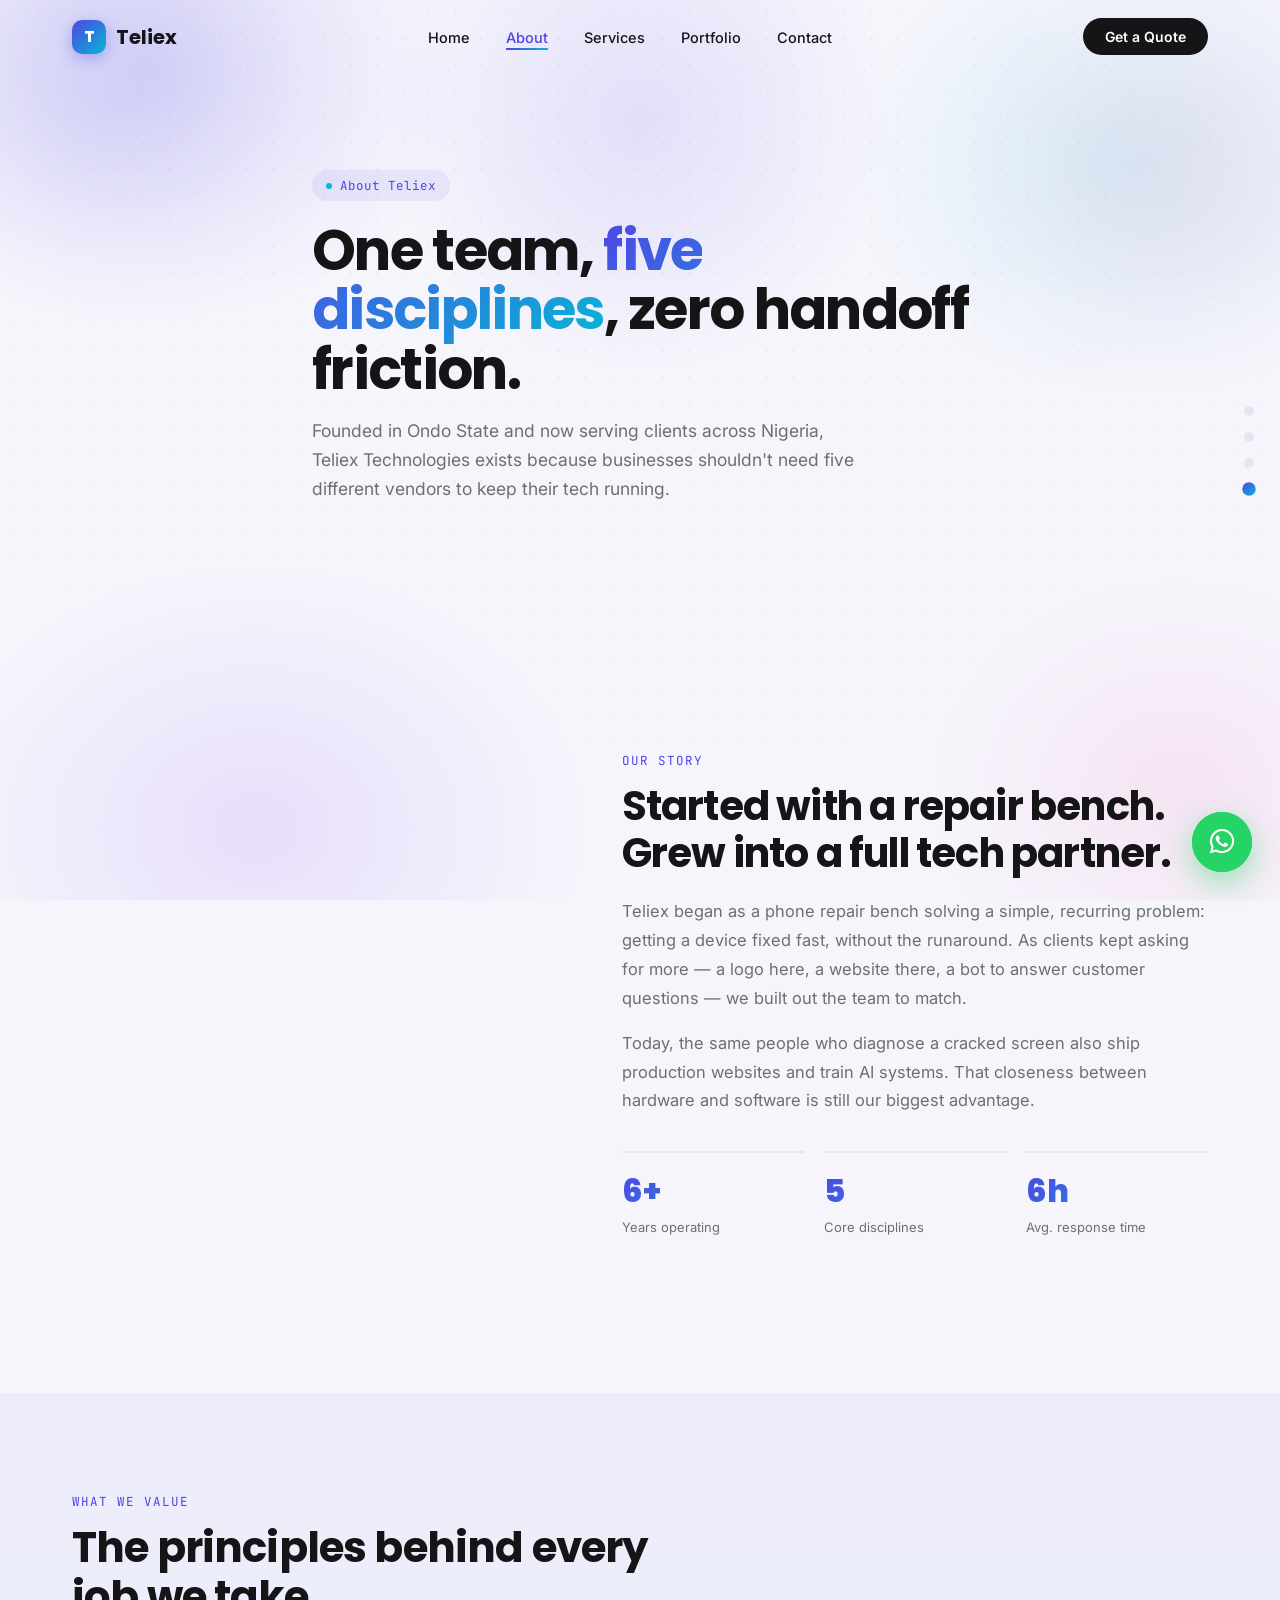
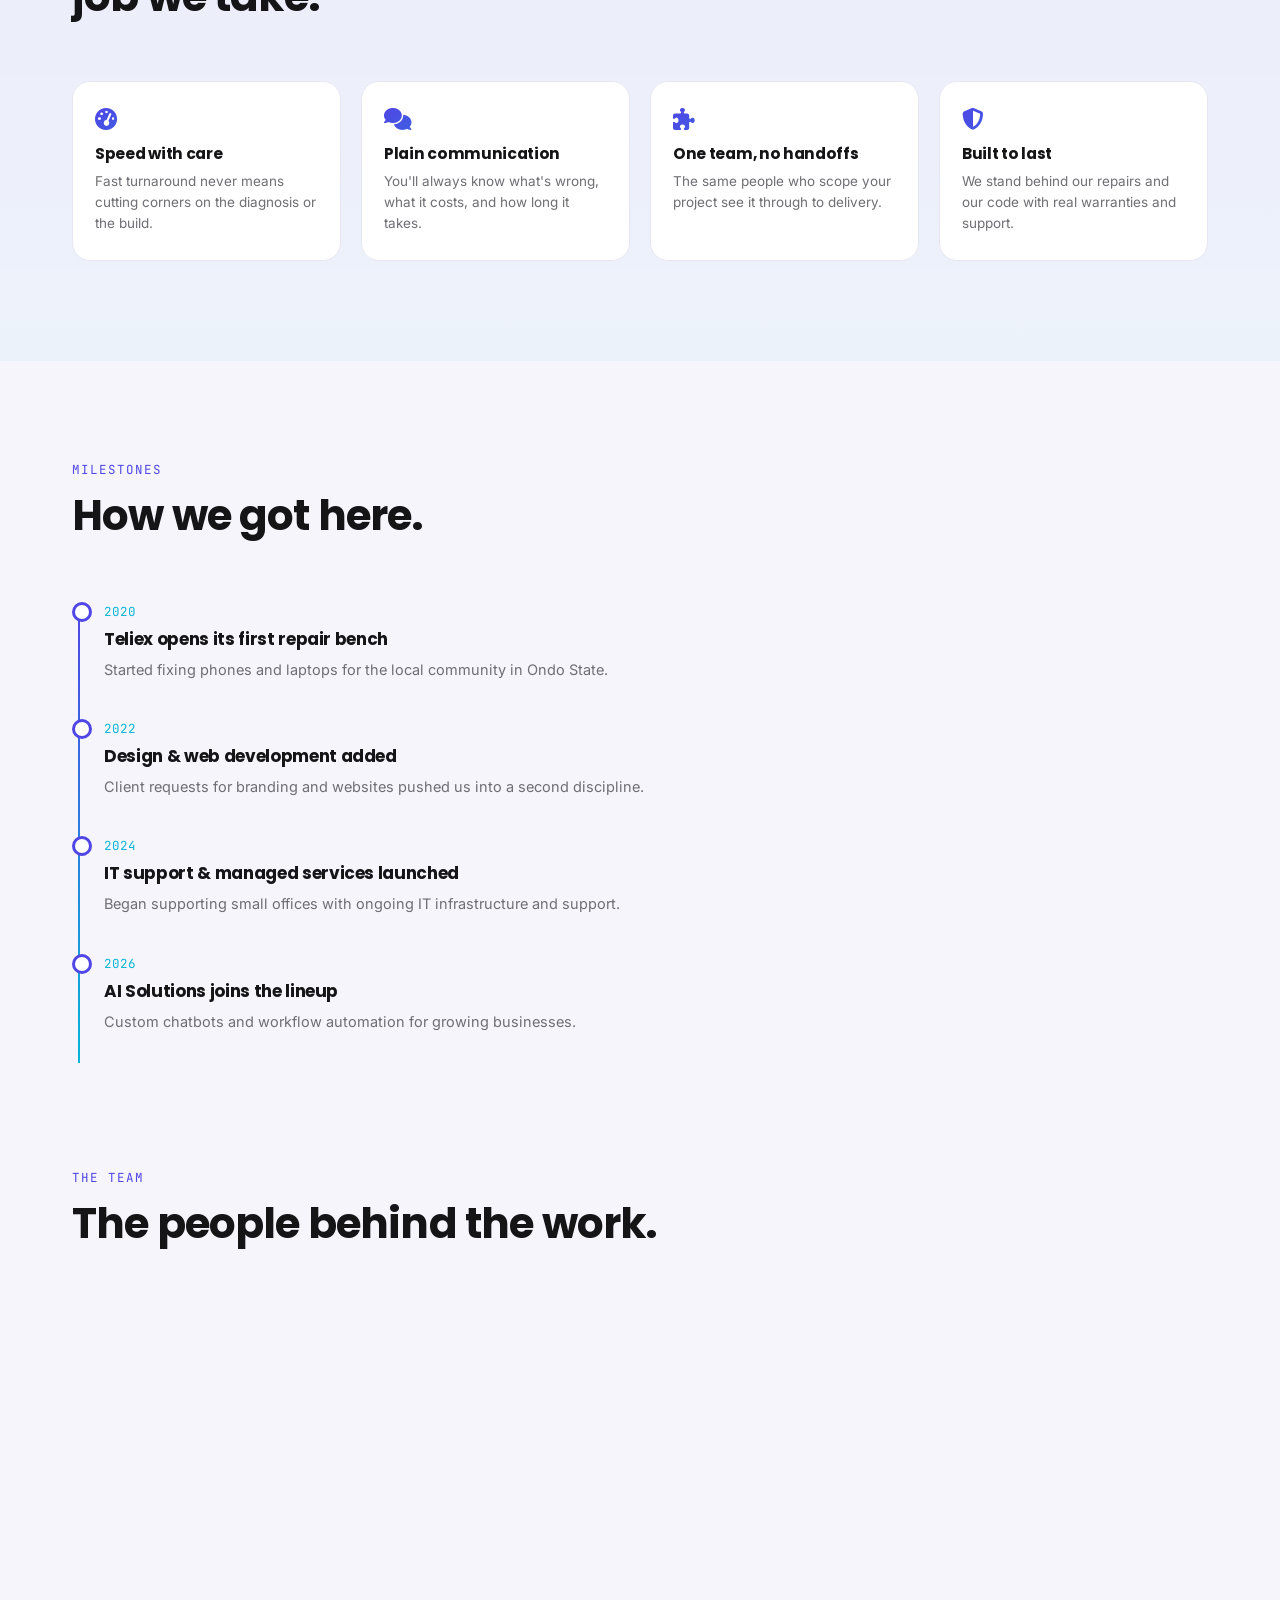
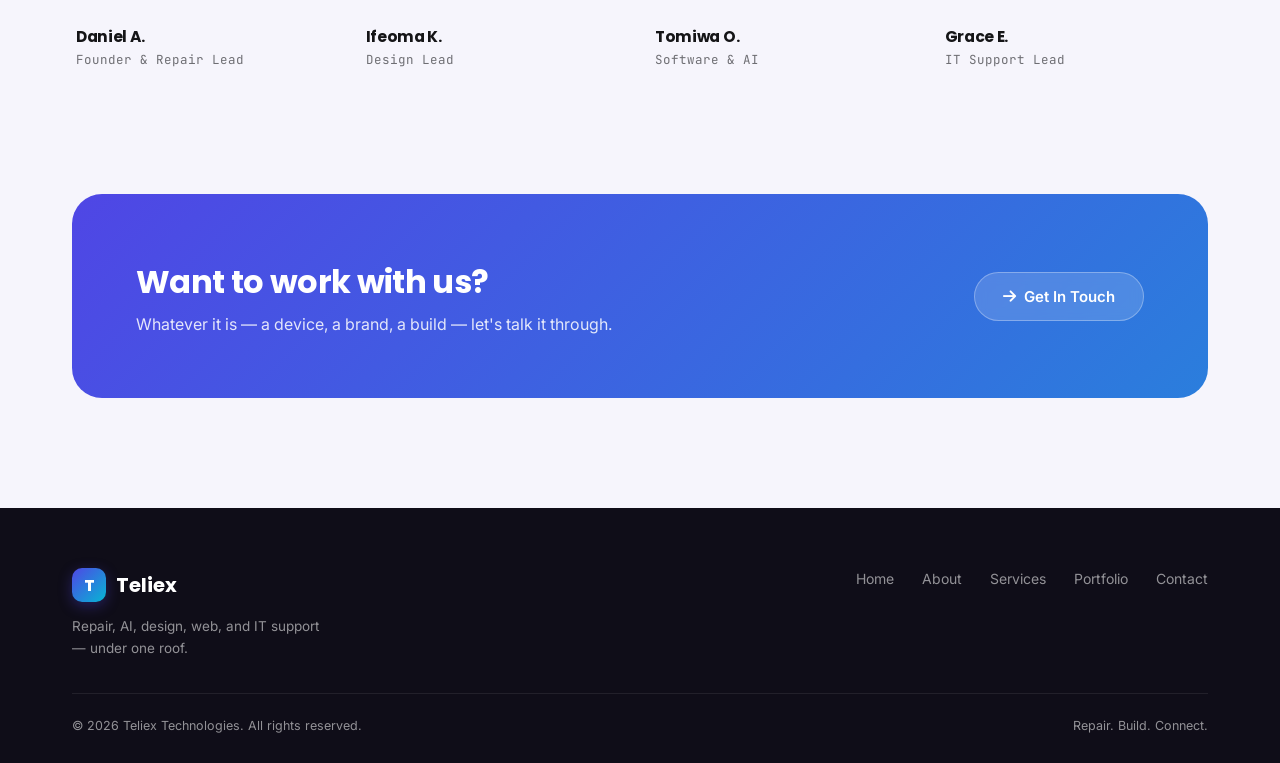
<file: about.html>
<!DOCTYPE html>
<html lang="en">
<head>
<meta charset="UTF-8">
<meta name="viewport" content="width=device-width, initial-scale=1.0">
<title>About — Teliex Technologies</title>
<link rel="preconnect" href="https://cdnjs.cloudflare.com">
<link href="https://cdnjs.cloudflare.com/ajax/libs/font-awesome/6.5.1/css/all.min.css" rel="stylesheet">
<link rel="stylesheet" href="style.css">
</head>
<body>
<div class="scroll-progress" id="scrollProgress"></div>
<div class="bg-mesh"></div>
<div class="bg-dots"></div>

<header id="site-header">
  <div class="container">
    <nav>
      <a href="index.html" class="logo"><span class="logo-mark">T</span>Teliex</a>
      <ul class="nav-links" id="navLinks">
        <li><a href="index.html">Home</a></li>
        <li><a href="about.html">About</a></li>
        <li><a href="services.html">Services</a></li>
        <li><a href="portfolio.html">Portfolio</a></li>
        <li><a href="contact.html">Contact</a></li>
      </ul>
      <a href="contact.html" class="nav-cta">Get a Quote</a>
      <div class="burger" id="burger" role="button" aria-label="Toggle menu" tabindex="0"><span></span><span></span><span></span></div>
    </nav>
  </div>
</header>

<section class="page-hero">
  <div class="blob pb1" aria-hidden="true"></div>
  <div class="blob pb2" aria-hidden="true"></div>
  <div class="hero-spotlight" id="heroSpotlight" aria-hidden="true"></div>
  <div class="container page-hero-content">
    <div class="crumb"><span class="dot"></span>About Teliex</div>
    <h1>One team, <span class="grad">five disciplines</span>, zero handoff friction.</h1>
    <p>Founded in Ondo State and now serving clients across Nigeria, Teliex Technologies exists because businesses shouldn't need five different vendors to keep their tech running.</p>
  </div>
</section>

<section class="about" id="story">
  <div class="container about-grid">
    <div class="about-visual photo wipe">
      <div class="brand-art mix"><span class="ba-icon ba-wordmark">T</span><span class="ba-tag">Est. Ondo State · 2020</span></div>
    </div>
    <div class="about-copy reveal-right">
      <span class="section-tag">Our Story</span>
      <h2>Started with a repair bench. Grew into a full tech partner.</h2>
      <p>Teliex began as a phone repair bench solving a simple, recurring problem: getting a device fixed fast, without the runaround. As clients kept asking for more — a logo here, a website there, a bot to answer customer questions — we built out the team to match.</p>
      <p>Today, the same people who diagnose a cracked screen also ship production websites and train AI systems. That closeness between hardware and software is still our biggest advantage.</p>
      <div class="stat-row">
        <div class="stat reveal"><div class="num"><span data-count="6" data-suffix="+">0</span></div><div class="lbl">Years operating</div></div>
        <div class="stat reveal"><div class="num"><span data-count="5">0</span></div><div class="lbl">Core disciplines</div></div>
        <div class="stat reveal"><div class="num"><span data-count="6" data-suffix="h">0</span></div><div class="lbl">Avg. response time</div></div>
      </div>
    </div>
  </div>
</section>

<section class="section-tint" id="values" style="padding:100px 0;">
  <div class="container">
    <div class="section-head reveal">
      <span class="section-tag">What We Value</span>
      <h2>The principles behind every job we take.</h2>
    </div>
    <div class="value-grid">
      <div class="value-card reveal"><i class="fa-solid fa-gauge-high"></i><h4>Speed with care</h4><p>Fast turnaround never means cutting corners on the diagnosis or the build.</p></div>
      <div class="value-card reveal"><i class="fa-solid fa-comments"></i><h4>Plain communication</h4><p>You'll always know what's wrong, what it costs, and how long it takes.</p></div>
      <div class="value-card reveal"><i class="fa-solid fa-puzzle-piece"></i><h4>One team, no handoffs</h4><p>The same people who scope your project see it through to delivery.</p></div>
      <div class="value-card reveal"><i class="fa-solid fa-shield-halved"></i><h4>Built to last</h4><p>We stand behind our repairs and our code with real warranties and support.</p></div>
    </div>
  </div>
</section>

<section id="milestones" style="padding:100px 0;">
  <div class="container">
    <div class="section-head reveal">
      <span class="section-tag">Milestones</span>
      <h2>How we got here.</h2>
    </div>
    <div class="timeline">
      <div class="t-item reveal">
        <span class="yr">2020</span>
        <h4>Teliex opens its first repair bench</h4>
        <p>Started fixing phones and laptops for the local community in Ondo State.</p>
      </div>
      <div class="t-item reveal">
        <span class="yr">2022</span>
        <h4>Design &amp; web development added</h4>
        <p>Client requests for branding and websites pushed us into a second discipline.</p>
      </div>
      <div class="t-item reveal">
        <span class="yr">2024</span>
        <h4>IT support &amp; managed services launched</h4>
        <p>Began supporting small offices with ongoing IT infrastructure and support.</p>
      </div>
      <div class="t-item reveal">
        <span class="yr">2026</span>
        <h4>AI Solutions joins the lineup</h4>
        <p>Custom chatbots and workflow automation for growing businesses.</p>
      </div>
    </div>
  </div>
</section>

<section class="container" id="team" style="padding:0 32px 110px;">
  <div class="section-head reveal" style="margin-bottom:40px;">
    <span class="section-tag">The Team</span>
    <h2>The people behind the work.</h2>
  </div>
  <div class="team-grid">
    <div class="team-card reveal">
      <div class="team-photo photo wipe"><div class="brand-art"><i class="fa-solid fa-mobile-screen-button ba-icon"></i></div></div>
      <div class="team-info"><h4>Daniel A.</h4><span>Founder &amp; Repair Lead</span></div>
    </div>
    <div class="team-card reveal">
      <div class="team-photo photo wipe"><div class="brand-art alt"><i class="fa-solid fa-palette ba-icon"></i></div></div>
      <div class="team-info"><h4>Ifeoma K.</h4><span>Design Lead</span></div>
    </div>
    <div class="team-card reveal">
      <div class="team-photo photo wipe"><div class="brand-art dark"><i class="fa-solid fa-brain ba-icon"></i></div></div>
      <div class="team-info"><h4>Tomiwa O.</h4><span>Software &amp; AI</span></div>
    </div>
    <div class="team-card reveal">
      <div class="team-photo photo wipe"><div class="brand-art mix"><i class="fa-solid fa-headset ba-icon"></i></div></div>
      <div class="team-info"><h4>Grace E.</h4><span>IT Support Lead</span></div>
    </div>
  </div>
</section>

<section class="container" style="padding:0 32px 110px;">
  <div class="cta-banner reveal">
    <div class="cta-banner-inner">
      <div>
        <h3>Want to work with us?</h3>
        <p>Whatever it is — a device, a brand, a build — let's talk it through.</p>
      </div>
      <a href="contact.html" class="btn btn-ghost"><i class="fa-solid fa-arrow-right"></i> Get In Touch</a>
    </div>
  </div>
</section>

<footer>
  <div class="container">
    <div class="footer-grid">
      <div>
        <a href="index.html" class="logo" style="color:#fff;"><span class="logo-mark">T</span>Teliex</a>
        <p style="margin-top:14px;max-width:260px;font-size:13.5px;line-height:1.6;">Repair, AI, design, web, and IT support — under one roof.</p>
      </div>
      <ul class="footer-links">
        <li><a href="index.html">Home</a></li>
        <li><a href="about.html">About</a></li>
        <li><a href="services.html">Services</a></li>
        <li><a href="portfolio.html">Portfolio</a></li>
        <li><a href="contact.html">Contact</a></li>
      </ul>
    </div>
    <div class="footer-bottom">
      <span>© 2026 Teliex Technologies. All rights reserved.</span>
      <span>Repair. Build. Connect.</span>
    </div>
  </div>
</footer>

<a href="https://wa.me/2348083379054" class="wa-float" target="_blank" rel="noopener" aria-label="Chat on WhatsApp"><i class="fa-brands fa-whatsapp"></i></a>

<nav class="section-nav" aria-label="Page sections">
  <a href="#story" data-label="Our Story"></a>
  <a href="#values" data-label="Values"></a>
  <a href="#milestones" data-label="Milestones"></a>
  <a href="#team" data-label="Team"></a>
</nav>

<script src="main.js"></script>
</body>
</html>
</file>
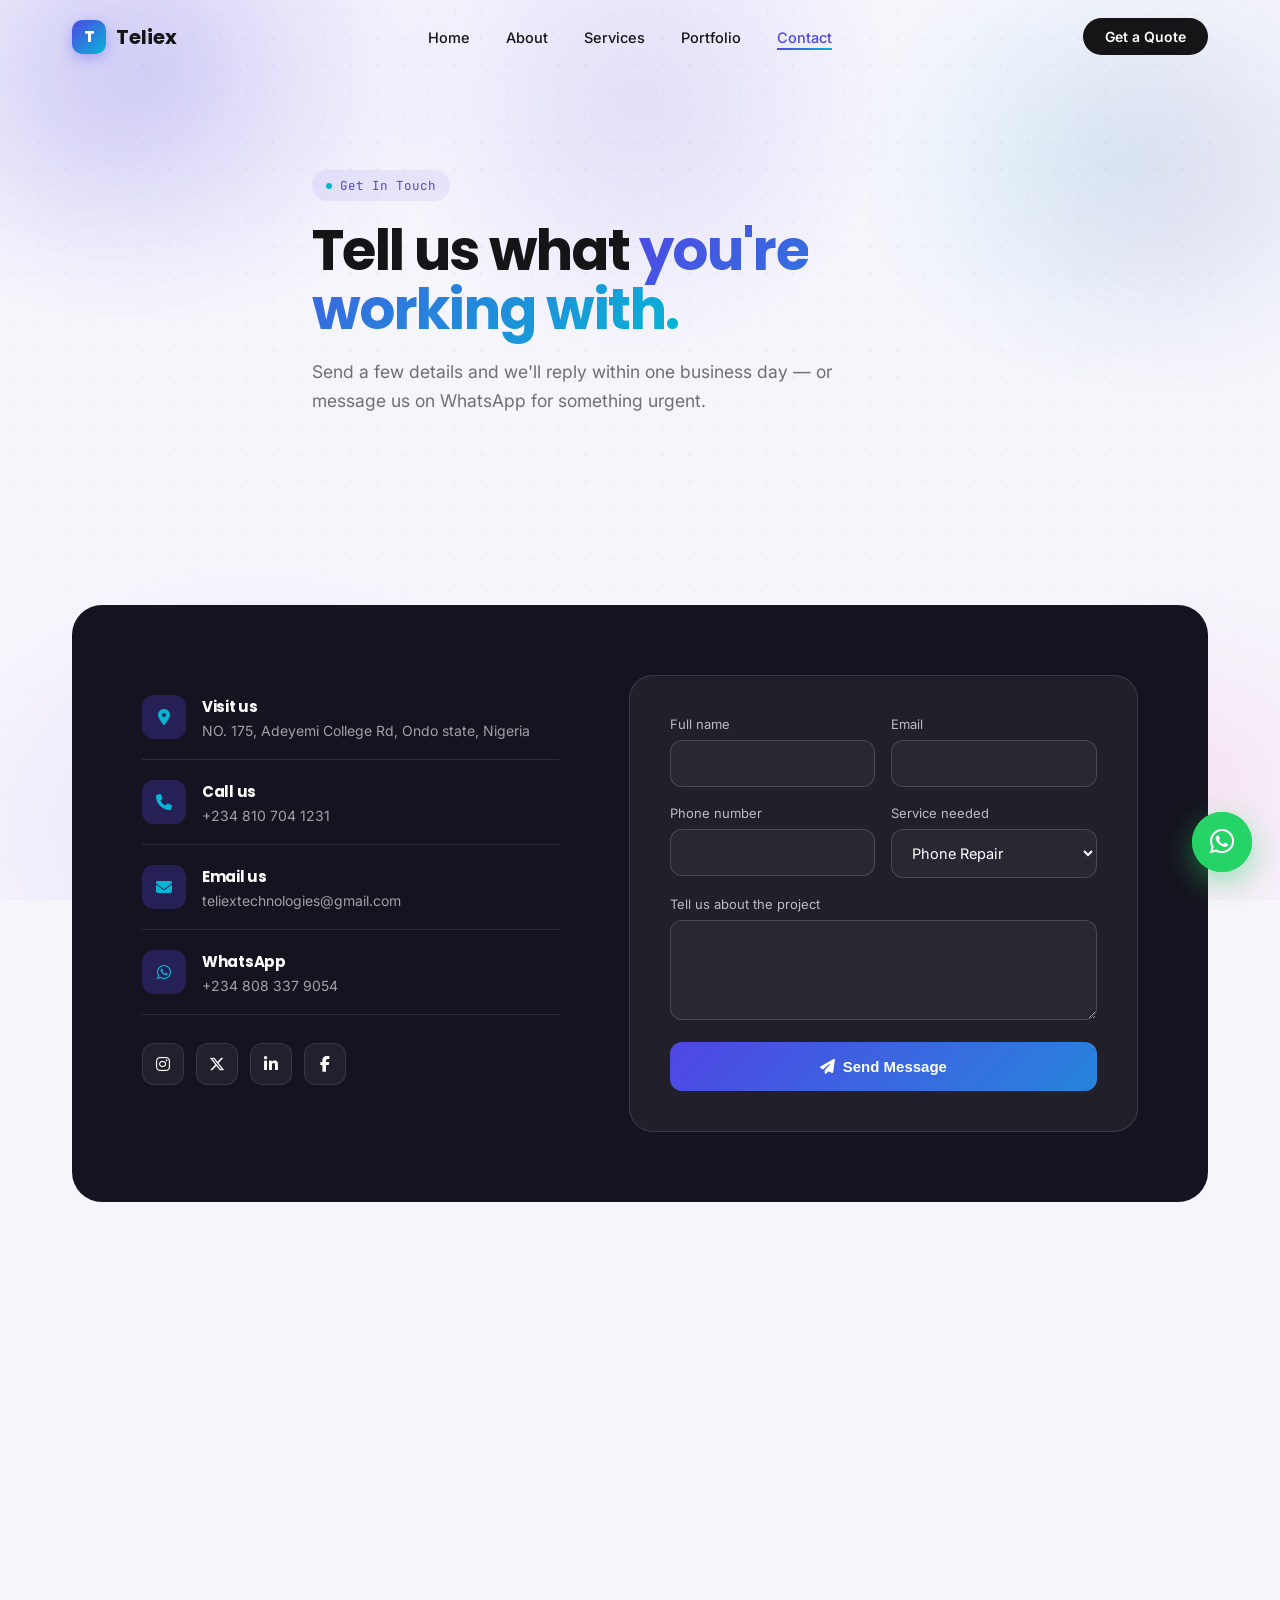
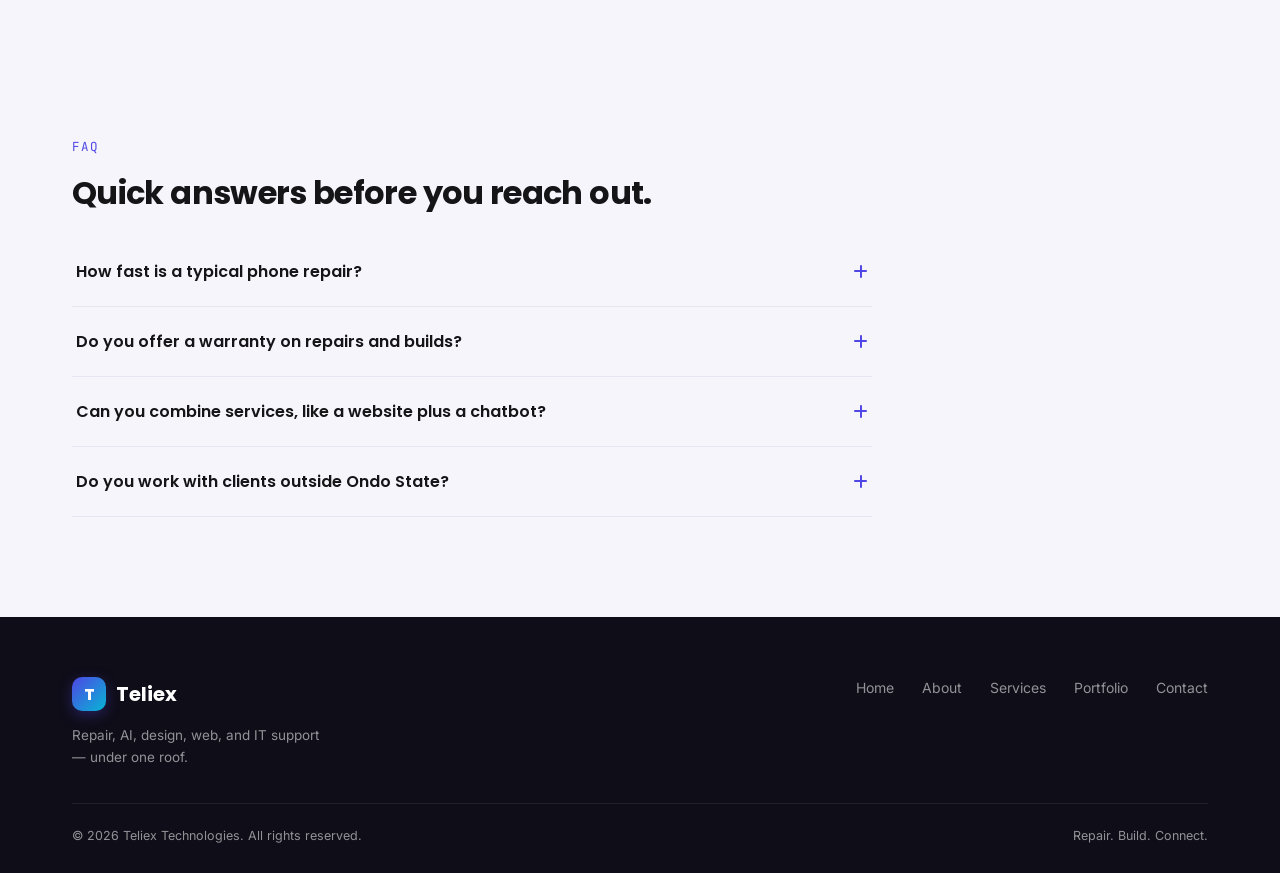
<file: contact.html>
<!DOCTYPE html>
<html lang="en">
<head>
<meta charset="UTF-8">
<meta name="viewport" content="width=device-width, initial-scale=1.0">
<title>Contact — Teliex Technologies</title>
<link rel="preconnect" href="https://cdnjs.cloudflare.com">
<link href="https://cdnjs.cloudflare.com/ajax/libs/font-awesome/6.5.1/css/all.min.css" rel="stylesheet">
<link rel="stylesheet" href="style.css">
</head>
<body>
<div class="scroll-progress" id="scrollProgress"></div>
<div class="bg-mesh"></div>
<div class="bg-dots"></div>

<header id="site-header">
  <div class="container">
    <nav>
      <a href="index.html" class="logo"><span class="logo-mark">T</span>Teliex</a>
      <ul class="nav-links" id="navLinks">
        <li><a href="index.html">Home</a></li>
        <li><a href="about.html">About</a></li>
        <li><a href="services.html">Services</a></li>
        <li><a href="portfolio.html">Portfolio</a></li>
        <li><a href="contact.html">Contact</a></li>
      </ul>
      <a href="contact.html" class="nav-cta">Get a Quote</a>
      <div class="burger" id="burger" role="button" aria-label="Toggle menu" tabindex="0"><span></span><span></span><span></span></div>
    </nav>
  </div>
</header>

<section class="page-hero">
  <div class="blob pb1" aria-hidden="true"></div>
  <div class="blob pb2" aria-hidden="true"></div>
  <div class="hero-spotlight" id="heroSpotlight" aria-hidden="true"></div>
  <div class="container page-hero-content">
    <div class="crumb"><span class="dot"></span>Get In Touch</div>
    <h1>Tell us what <span class="grad">you're working with.</span></h1>
    <p>Send a few details and we'll reply within one business day — or message us on WhatsApp for something urgent.</p>
  </div>
</section>

<section class="contact">
  <div class="container">
    <div class="contact-panel reveal">
      <div class="blob pb1" aria-hidden="true"></div>
      <div class="blob pb2" aria-hidden="true"></div>
      <div class="contact-grid">
        <div>
          <div class="contact-info-item">
            <i class="fa-solid fa-location-dot"></i>
            <div><h4>Visit us</h4><p>NO. 175, Adeyemi College Rd, Ondo state, Nigeria</p></div>
          </div>
          <div class="contact-info-item">
            <i class="fa-solid fa-phone"></i>
            <div><h4>Call us</h4><p>+234 810 704 1231</p></div>
          </div>
          <div class="contact-info-item">
            <i class="fa-solid fa-envelope"></i>
            <div><h4>Email us</h4><p>teliextechnologies@gmail.com</p></div>
          </div>
          <div class="contact-info-item">
            <i class="fa-brands fa-whatsapp"></i>
            <div><h4>WhatsApp</h4><p>+234 808 337 9054</p></div>
          </div>
          <div class="social-row">
            <a href="#" aria-label="Instagram"><i class="fa-brands fa-instagram"></i></a>
            <a href="#" aria-label="X (Twitter)"><i class="fa-brands fa-x-twitter"></i></a>
            <a href="#" aria-label="LinkedIn"><i class="fa-brands fa-linkedin-in"></i></a>
            <a href="#" aria-label="Facebook"><i class="fa-brands fa-facebook-f"></i></a>
          </div>
        </div>

        <div class="form-card">
          <form id="contactForm">
            <div class="form-row">
              <div class="field"><label for="fname">Full name</label><input type="text" id="fname" required></div>
              <div class="field"><label for="femail">Email</label><input type="email" id="femail" required></div>
            </div>
            <div class="form-row">
              <div class="field"><label for="fphone">Phone number</label><input type="tel" id="fphone"></div>
              <div class="field">
                <label for="fservice">Service needed</label>
                <select id="fservice">
                  <option>Phone Repair</option>
                  <option>AI Solutions</option>
                  <option>Graphic Design</option>
                  <option>Website Development</option>
                  <option>IT Support</option>
                  <option>Not sure yet</option>
                </select>
              </div>
            </div>
            <div class="field"><label for="fmsg">Tell us about the project</label><textarea id="fmsg" required></textarea></div>
            <button type="submit" class="submit-btn"><i class="fa-solid fa-paper-plane"></i> Send Message</button>
            <div class="form-error" id="formError"><i class="fa-solid fa-triangle-exclamation"></i> <span>Couldn't send your message — please check your connection and try again, or reach us on WhatsApp.</span></div>
          </form>
          <div class="form-success" id="formSuccess">
            <i class="fa-solid fa-circle-check"></i>
            <h3>Message sent</h3>
            <p style="color:rgba(255,255,255,.6);margin-top:8px;">We'll get back to you within one business day.</p>
          </div>
        </div>
      </div>
    </div>

    <div class="photo wipe" style="aspect-ratio:16/6;margin-top:40px;">
      <div class="brand-art mix"><i class="fa-solid fa-location-dot ba-icon"></i><span class="ba-tag">NO. 175, Adeyemi College Rd · Ondo State, Nigeria</span></div>
    </div>

    <div class="faq-list reveal">
      <span class="section-tag">FAQ</span>
      <h2 style="margin-bottom:20px;font-size:clamp(24px,3vw,32px);">Quick answers before you reach out.</h2>
      <div class="faq-item">
        <div class="faq-q"><span>How fast is a typical phone repair?</span><i class="fa-solid fa-plus"></i></div>
        <div class="faq-a"><p>Most screen, battery, and port repairs are same-day. Water damage or parts-on-order jobs may take 2–4 days — we'll tell you upfront during diagnostics.</p></div>
      </div>
      <div class="faq-item">
        <div class="faq-q"><span>Do you offer a warranty on repairs and builds?</span><i class="fa-solid fa-plus"></i></div>
        <div class="faq-a"><p>Yes. Repairs carry a 30-day parts warranty, and web/software builds include a post-launch support window — details are confirmed in your quote.</p></div>
      </div>
      <div class="faq-item">
        <div class="faq-q"><span>Can you combine services, like a website plus a chatbot?</span><i class="fa-solid fa-plus"></i></div>
        <div class="faq-a"><p>That's actually where we're strongest — one team handling both means no lost context between the website and the AI layer on top of it.</p></div>
      </div>
      <div class="faq-item">
        <div class="faq-q"><span>Do you work with clients outside Ondo State?</span><i class="fa-solid fa-plus"></i></div>
        <div class="faq-a"><p>Yes — design, web development, AI solutions, and remote IT support are all delivered to clients across Nigeria. Phone repair is in-person at our bench.</p></div>
      </div>
    </div>
  </div>
</section>

<footer>
  <div class="container">
    <div class="footer-grid">
      <div>
        <a href="index.html" class="logo" style="color:#fff;"><span class="logo-mark">T</span>Teliex</a>
        <p style="margin-top:14px;max-width:260px;font-size:13.5px;line-height:1.6;">Repair, AI, design, web, and IT support — under one roof.</p>
      </div>
      <ul class="footer-links">
        <li><a href="index.html">Home</a></li>
        <li><a href="about.html">About</a></li>
        <li><a href="services.html">Services</a></li>
        <li><a href="portfolio.html">Portfolio</a></li>
        <li><a href="contact.html">Contact</a></li>
      </ul>
    </div>
    <div class="footer-bottom">
      <span>© 2026 Teliex Technologies. All rights reserved.</span>
      <span>Repair. Build. Connect.</span>
    </div>
  </div>
</footer>

<a href="https://wa.me/2348083379054" class="wa-float" target="_blank" rel="noopener" aria-label="Chat on WhatsApp"><i class="fa-brands fa-whatsapp"></i></a>

<script src="main.js"></script>
</body>
</html>
</file>
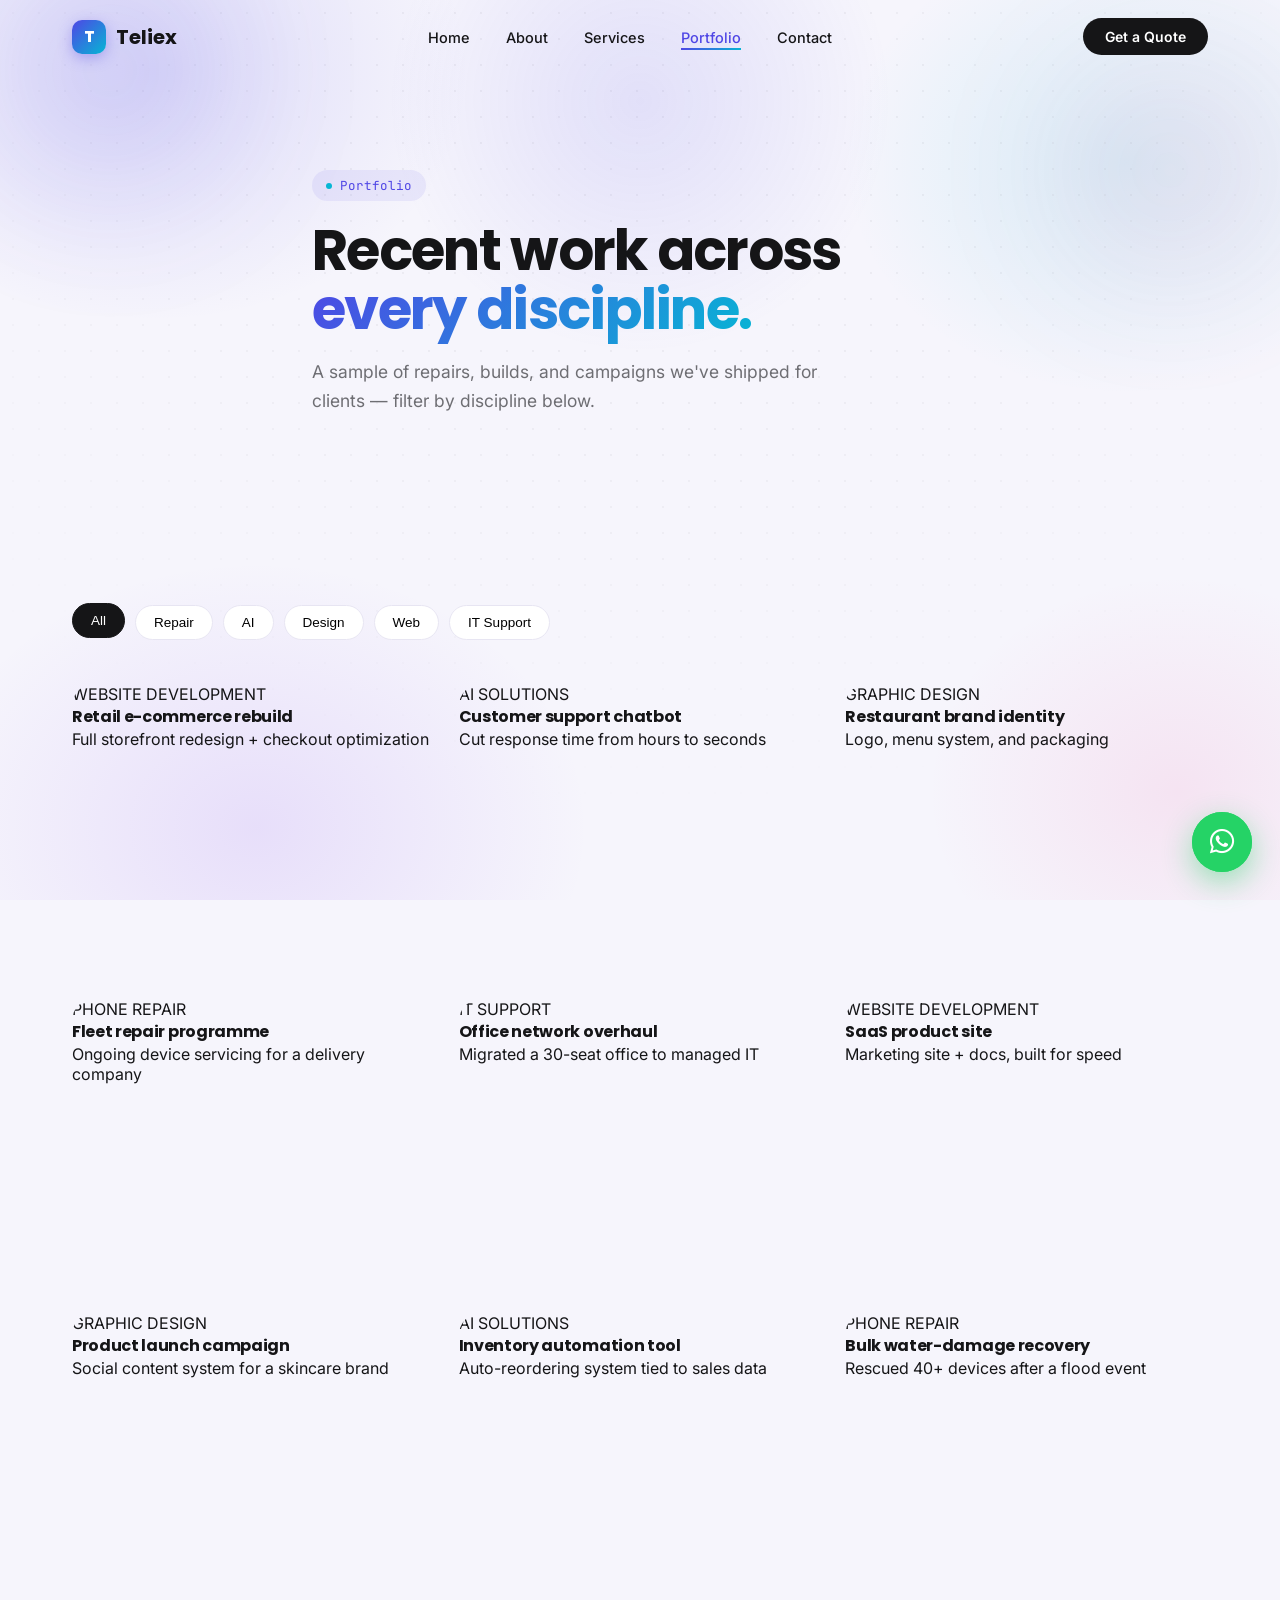
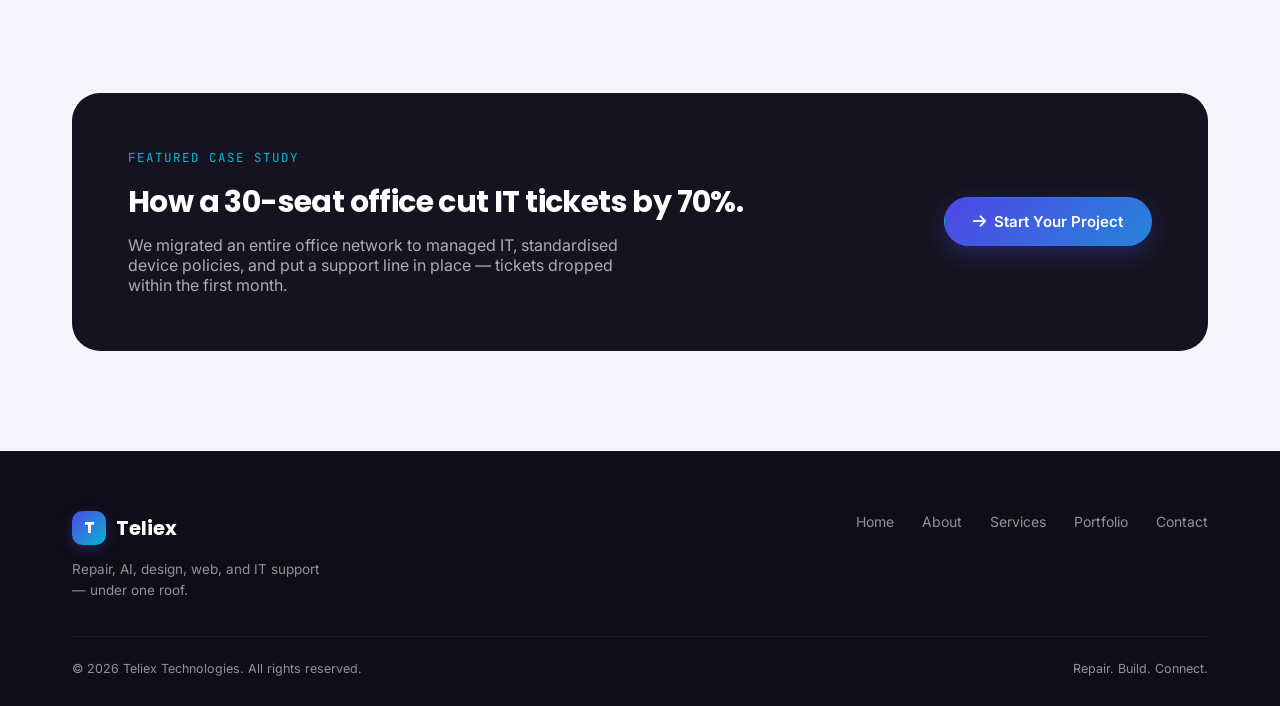
<file: portfolio.html>
<!DOCTYPE html>
<html lang="en">
<head>
<meta charset="UTF-8">
<meta name="viewport" content="width=device-width, initial-scale=1.0">
<title>Portfolio — Teliex Technologies</title>
<link rel="preconnect" href="https://cdnjs.cloudflare.com">
<link href="https://cdnjs.cloudflare.com/ajax/libs/font-awesome/6.5.1/css/all.min.css" rel="stylesheet">
<link rel="stylesheet" href="style.css">
</head>
<body>
<div class="scroll-progress" id="scrollProgress"></div>
<div class="bg-mesh"></div>
<div class="bg-dots"></div>

<header id="site-header">
  <div class="container">
    <nav>
      <a href="index.html" class="logo"><span class="logo-mark">T</span>Teliex</a>
      <ul class="nav-links" id="navLinks">
        <li><a href="index.html">Home</a></li>
        <li><a href="about.html">About</a></li>
        <li><a href="services.html">Services</a></li>
        <li><a href="portfolio.html">Portfolio</a></li>
        <li><a href="contact.html">Contact</a></li>
      </ul>
      <a href="contact.html" class="nav-cta">Get a Quote</a>
      <div class="burger" id="burger" role="button" aria-label="Toggle menu" tabindex="0"><span></span><span></span><span></span></div>
    </nav>
  </div>
</header>

<section class="page-hero">
  <div class="blob pb1" aria-hidden="true"></div>
  <div class="blob pb2" aria-hidden="true"></div>
  <div class="hero-spotlight" id="heroSpotlight" aria-hidden="true"></div>
  <div class="container page-hero-content">
    <div class="crumb"><span class="dot"></span>Portfolio</div>
    <h1>Recent work across <span class="grad">every discipline.</span></h1>
    <p>A sample of repairs, builds, and campaigns we've shipped for clients — filter by discipline below.</p>
  </div>
</section>

<section class="portfolio">
  <div class="container">
    <div class="filter-row reveal">
      <button class="filter-btn active" data-filter="all">All</button>
      <button class="filter-btn" data-filter="repair">Repair</button>
      <button class="filter-btn" data-filter="ai">AI</button>
      <button class="filter-btn" data-filter="design">Design</button>
      <button class="filter-btn" data-filter="web">Web</button>
      <button class="filter-btn" data-filter="it">IT Support</button>
    </div>
    <div class="portfolio-grid" id="portfolioGrid">
      <div class="p-card reveal" data-cat="web">
        <div class="p-img wipe"><div class="brand-art"><i class="fa-solid fa-cart-shopping ba-icon"></i></div></div>
        <div class="p-overlay"><div class="p-tag">WEBSITE DEVELOPMENT</div><h4>Retail e-commerce rebuild</h4><p>Full storefront redesign + checkout optimization</p></div>
      </div>
      <div class="p-card reveal" data-cat="ai">
        <div class="p-img wipe"><div class="brand-art alt"><i class="fa-solid fa-robot ba-icon"></i></div></div>
        <div class="p-overlay"><div class="p-tag">AI SOLUTIONS</div><h4>Customer support chatbot</h4><p>Cut response time from hours to seconds</p></div>
      </div>
      <div class="p-card reveal" data-cat="design">
        <div class="p-img wipe"><div class="brand-art mix"><i class="fa-solid fa-swatchbook ba-icon"></i></div></div>
        <div class="p-overlay"><div class="p-tag">GRAPHIC DESIGN</div><h4>Restaurant brand identity</h4><p>Logo, menu system, and packaging</p></div>
      </div>
      <div class="p-card reveal" data-cat="repair">
        <div class="p-img wipe"><div class="brand-art dark"><i class="fa-solid fa-mobile-screen-button ba-icon"></i></div></div>
        <div class="p-overlay"><div class="p-tag">PHONE REPAIR</div><h4>Fleet repair programme</h4><p>Ongoing device servicing for a delivery company</p></div>
      </div>
      <div class="p-card reveal" data-cat="it">
        <div class="p-img wipe"><div class="brand-art"><i class="fa-solid fa-server ba-icon"></i></div></div>
        <div class="p-overlay"><div class="p-tag">IT SUPPORT</div><h4>Office network overhaul</h4><p>Migrated a 30-seat office to managed IT</p></div>
      </div>
      <div class="p-card reveal" data-cat="web">
        <div class="p-img wipe"><div class="brand-art alt"><i class="fa-solid fa-laptop-code ba-icon"></i></div></div>
        <div class="p-overlay"><div class="p-tag">WEBSITE DEVELOPMENT</div><h4>SaaS product site</h4><p>Marketing site + docs, built for speed</p></div>
      </div>
      <div class="p-card reveal" data-cat="design">
        <div class="p-img wipe"><div class="brand-art mix"><i class="fa-solid fa-bullhorn ba-icon"></i></div></div>
        <div class="p-overlay"><div class="p-tag">GRAPHIC DESIGN</div><h4>Product launch campaign</h4><p>Social content system for a skincare brand</p></div>
      </div>
      <div class="p-card reveal" data-cat="ai">
        <div class="p-img wipe"><div class="brand-art dark"><i class="fa-solid fa-boxes-stacked ba-icon"></i></div></div>
        <div class="p-overlay"><div class="p-tag">AI SOLUTIONS</div><h4>Inventory automation tool</h4><p>Auto-reordering system tied to sales data</p></div>
      </div>
      <div class="p-card reveal" data-cat="repair">
        <div class="p-img wipe"><div class="brand-art"><i class="fa-solid fa-droplet ba-icon"></i></div></div>
        <div class="p-overlay"><div class="p-tag">PHONE REPAIR</div><h4>Bulk water-damage recovery</h4><p>Rescued 40+ devices after a flood event</p></div>
      </div>
    </div>

    <div class="case-banner reveal">
      <div class="blob pb1" aria-hidden="true"></div>
      <div class="case-banner-inner">
        <div>
          <span class="section-tag" style="color:var(--cyan);">Featured Case Study</span>
          <h3>How a 30-seat office cut IT tickets by 70%.</h3>
          <p>We migrated an entire office network to managed IT, standardised device policies, and put a support line in place — tickets dropped within the first month.</p>
        </div>
        <a href="contact.html" class="btn btn-primary"><i class="fa-solid fa-arrow-right"></i> Start Your Project</a>
      </div>
    </div>
  </div>
</section>

<footer>
  <div class="container">
    <div class="footer-grid">
      <div>
        <a href="index.html" class="logo" style="color:#fff;"><span class="logo-mark">T</span>Teliex</a>
        <p style="margin-top:14px;max-width:260px;font-size:13.5px;line-height:1.6;">Repair, AI, design, web, and IT support — under one roof.</p>
      </div>
      <ul class="footer-links">
        <li><a href="index.html">Home</a></li>
        <li><a href="about.html">About</a></li>
        <li><a href="services.html">Services</a></li>
        <li><a href="portfolio.html">Portfolio</a></li>
        <li><a href="contact.html">Contact</a></li>
      </ul>
    </div>
    <div class="footer-bottom">
      <span>© 2026 Teliex Technologies. All rights reserved.</span>
      <span>Repair. Build. Connect.</span>
    </div>
  </div>
</footer>

<a href="https://wa.me/2348083379054" class="wa-float" target="_blank" rel="noopener" aria-label="Chat on WhatsApp"><i class="fa-brands fa-whatsapp"></i></a>

<script src="main.js"></script>
</body>
</html>
</file>
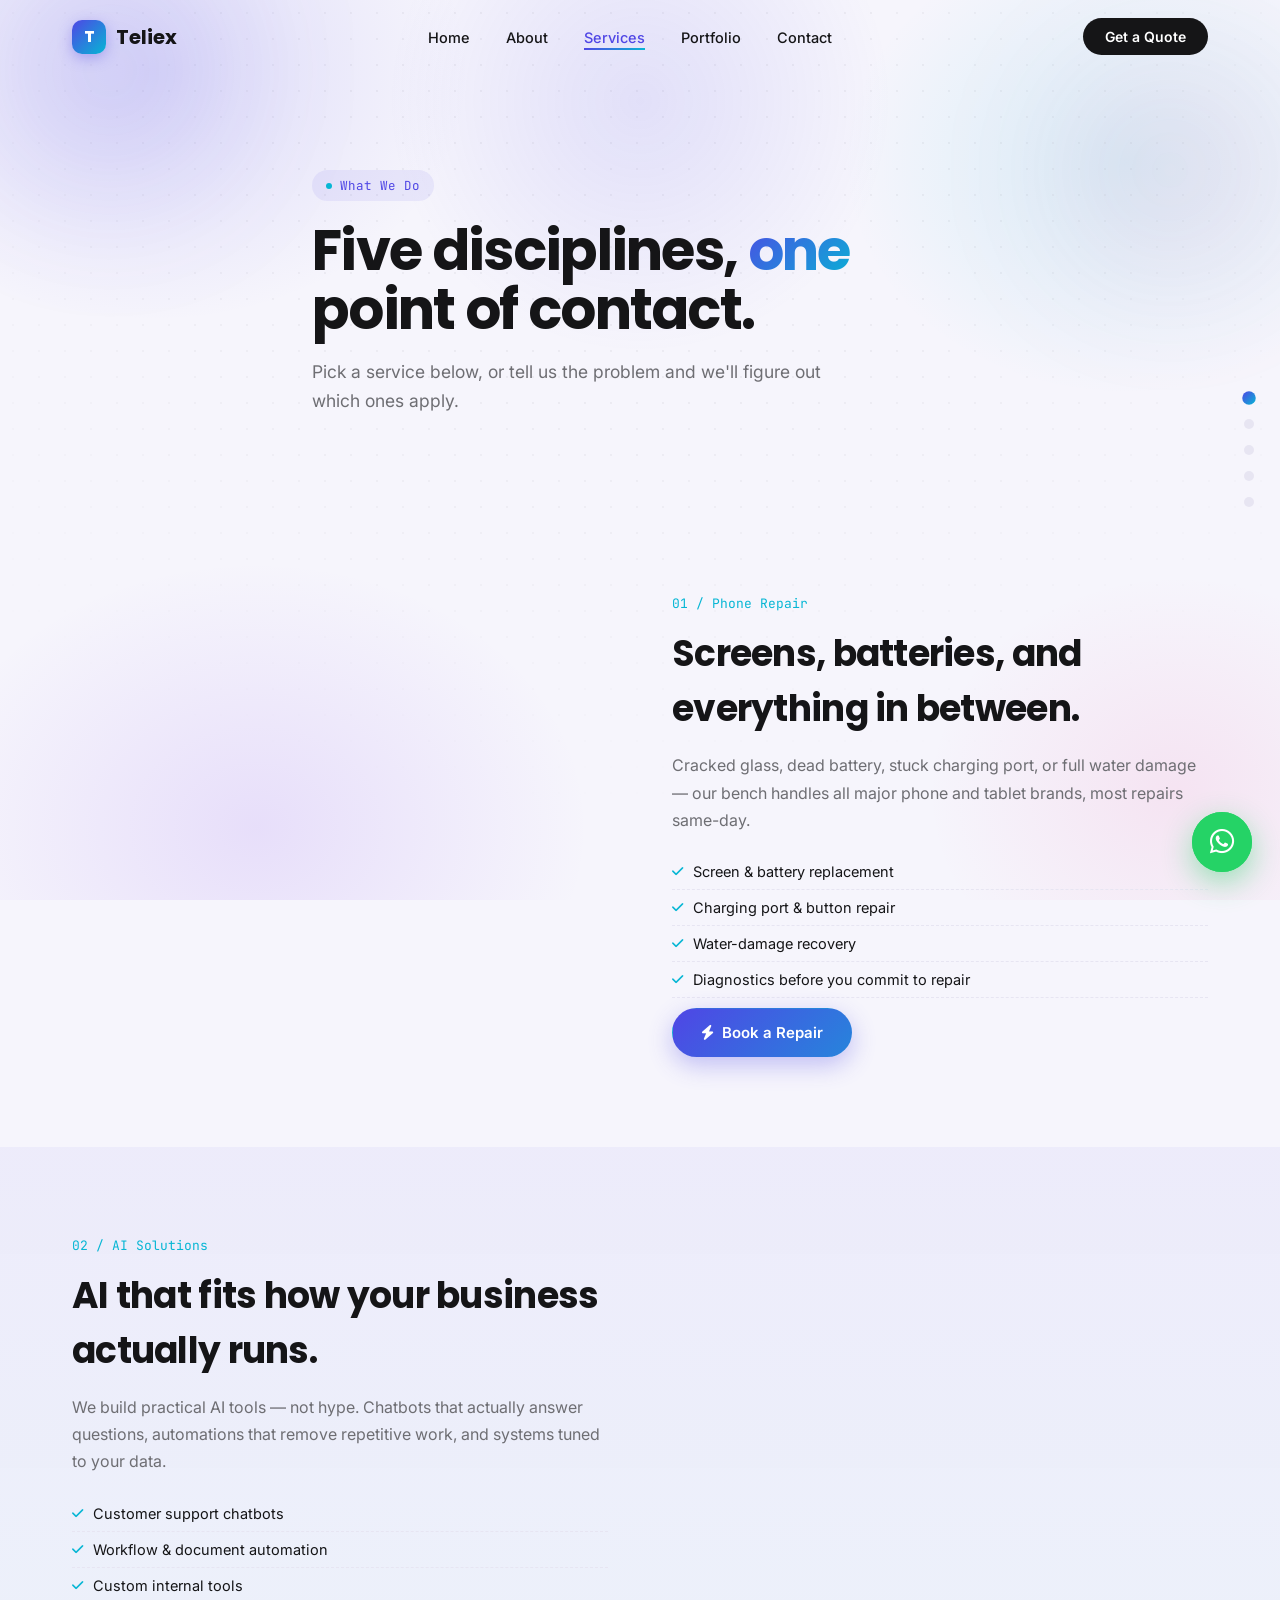
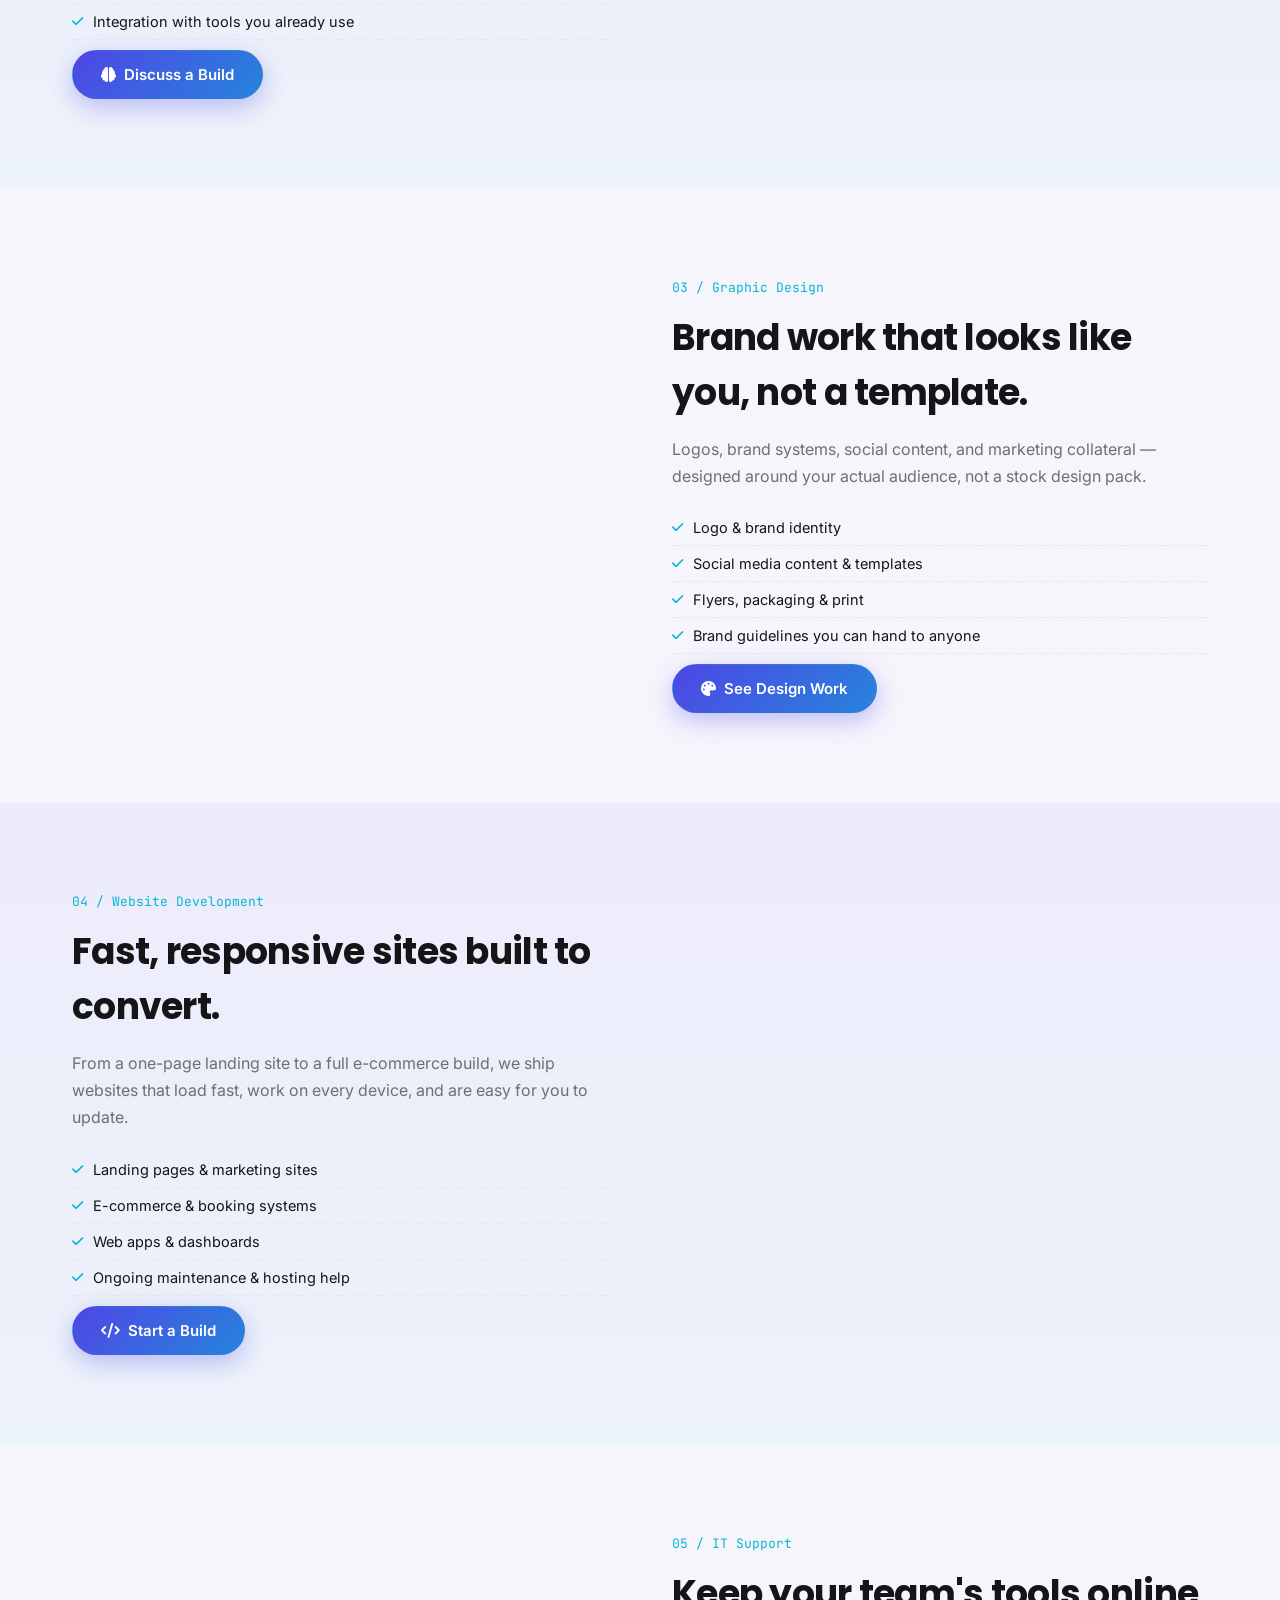
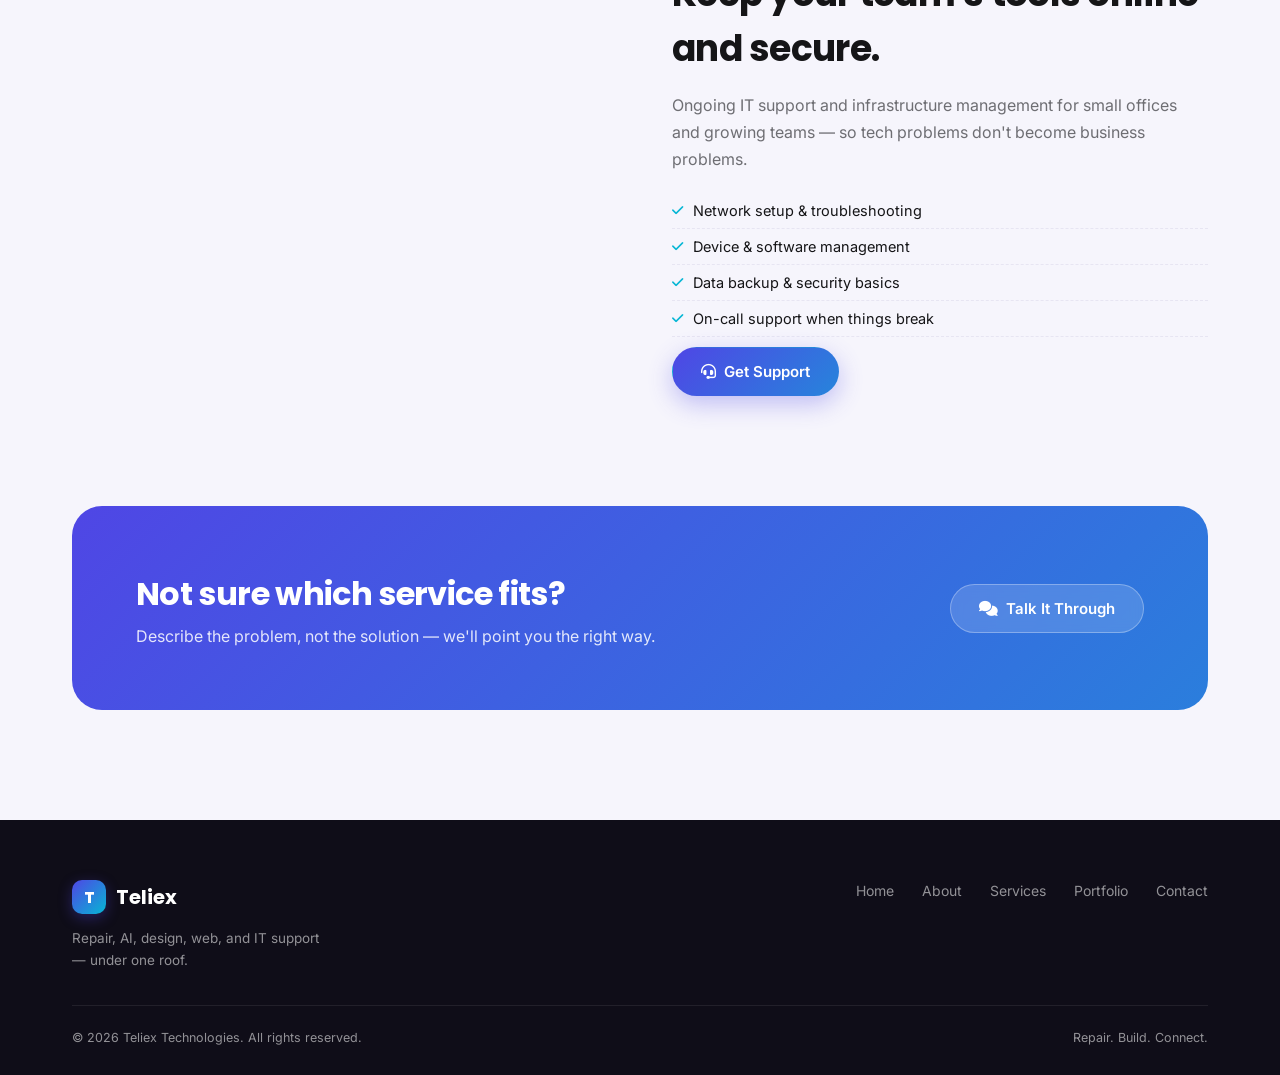
<file: services.html>
<!DOCTYPE html>
<html lang="en">
<head>
<meta charset="UTF-8">
<meta name="viewport" content="width=device-width, initial-scale=1.0">
<title>Services — Teliex Technologies</title>
<link rel="preconnect" href="https://cdnjs.cloudflare.com">
<link href="https://cdnjs.cloudflare.com/ajax/libs/font-awesome/6.5.1/css/all.min.css" rel="stylesheet">
<link rel="stylesheet" href="style.css">
</head>
<body>
<div class="scroll-progress" id="scrollProgress"></div>
<div class="bg-mesh"></div>
<div class="bg-dots"></div>

<header id="site-header">
  <div class="container">
    <nav>
      <a href="index.html" class="logo"><span class="logo-mark">T</span>Teliex</a>
      <ul class="nav-links" id="navLinks">
        <li><a href="index.html">Home</a></li>
        <li><a href="about.html">About</a></li>
        <li><a href="services.html">Services</a></li>
        <li><a href="portfolio.html">Portfolio</a></li>
        <li><a href="contact.html">Contact</a></li>
      </ul>
      <a href="contact.html" class="nav-cta">Get a Quote</a>
      <div class="burger" id="burger" role="button" aria-label="Toggle menu" tabindex="0"><span></span><span></span><span></span></div>
    </nav>
  </div>
</header>

<section class="page-hero">
  <div class="blob pb1" aria-hidden="true"></div>
  <div class="blob pb2" aria-hidden="true"></div>
  <div class="hero-spotlight" id="heroSpotlight" aria-hidden="true"></div>
  <div class="container page-hero-content">
    <div class="crumb"><span class="dot"></span>What We Do</div>
    <h1>Five disciplines, <span class="grad">one</span> point of contact.</h1>
    <p>Pick a service below, or tell us the problem and we'll figure out which ones apply.</p>
  </div>
</section>

<!-- REPAIR -->
<section class="service-block" id="repair">
  <div class="container sb-grid">
    <div class="sb-media photo wipe"><div class="brand-art"><i class="fa-solid fa-mobile-screen-button ba-icon"></i><span class="ba-tag">Phone Repair</span></div></div>
    <div class="sb-copy reveal-right">
      <span class="sb-number mono">01 / Phone Repair</span>
      <h2>Screens, batteries, and everything in between.</h2>
      <p>Cracked glass, dead battery, stuck charging port, or full water damage — our bench handles all major phone and tablet brands, most repairs same-day.</p>
      <ul class="sb-list">
        <li><i class="fa-solid fa-check"></i> Screen &amp; battery replacement</li>
        <li><i class="fa-solid fa-check"></i> Charging port &amp; button repair</li>
        <li><i class="fa-solid fa-check"></i> Water-damage recovery</li>
        <li><i class="fa-solid fa-check"></i> Diagnostics before you commit to repair</li>
      </ul>
      <a href="contact.html" class="btn btn-primary" style="margin-top:10px;"><i class="fa-solid fa-bolt"></i> Book a Repair</a>
    </div>
  </div>
</section>

<!-- AI -->
<section class="service-block section-tint" id="ai">
  <div class="container sb-grid rev">
    <div class="sb-media photo photo-2 wipe"><div class="brand-art alt"><i class="fa-solid fa-brain ba-icon"></i><span class="ba-tag">AI Solutions</span></div></div>
    <div class="sb-copy reveal-left">
      <span class="sb-number mono">02 / AI Solutions</span>
      <h2>AI that fits how your business actually runs.</h2>
      <p>We build practical AI tools — not hype. Chatbots that actually answer questions, automations that remove repetitive work, and systems tuned to your data.</p>
      <ul class="sb-list">
        <li><i class="fa-solid fa-check"></i> Customer support chatbots</li>
        <li><i class="fa-solid fa-check"></i> Workflow &amp; document automation</li>
        <li><i class="fa-solid fa-check"></i> Custom internal tools</li>
        <li><i class="fa-solid fa-check"></i> Integration with tools you already use</li>
      </ul>
      <a href="contact.html" class="btn btn-primary" style="margin-top:10px;"><i class="fa-solid fa-brain"></i> Discuss a Build</a>
    </div>
  </div>
</section>

<!-- DESIGN -->
<section class="service-block" id="design">
  <div class="container sb-grid">
    <div class="sb-media photo wipe"><div class="brand-art mix"><i class="fa-solid fa-palette ba-icon"></i><span class="ba-tag">Graphic Design</span></div></div>
    <div class="sb-copy reveal-right">
      <span class="sb-number mono">03 / Graphic Design</span>
      <h2>Brand work that looks like you, not a template.</h2>
      <p>Logos, brand systems, social content, and marketing collateral — designed around your actual audience, not a stock design pack.</p>
      <ul class="sb-list">
        <li><i class="fa-solid fa-check"></i> Logo &amp; brand identity</li>
        <li><i class="fa-solid fa-check"></i> Social media content &amp; templates</li>
        <li><i class="fa-solid fa-check"></i> Flyers, packaging &amp; print</li>
        <li><i class="fa-solid fa-check"></i> Brand guidelines you can hand to anyone</li>
      </ul>
      <a href="contact.html" class="btn btn-primary" style="margin-top:10px;"><i class="fa-solid fa-palette"></i> See Design Work</a>
    </div>
  </div>
</section>

<!-- WEB -->
<section class="service-block section-tint" id="web">
  <div class="container sb-grid rev">
    <div class="sb-media photo photo-2 wipe"><div class="brand-art dark"><i class="fa-solid fa-code ba-icon"></i><span class="ba-tag">Website Development</span></div></div>
    <div class="sb-copy reveal-left">
      <span class="sb-number mono">04 / Website Development</span>
      <h2>Fast, responsive sites built to convert.</h2>
      <p>From a one-page landing site to a full e-commerce build, we ship websites that load fast, work on every device, and are easy for you to update.</p>
      <ul class="sb-list">
        <li><i class="fa-solid fa-check"></i> Landing pages &amp; marketing sites</li>
        <li><i class="fa-solid fa-check"></i> E-commerce &amp; booking systems</li>
        <li><i class="fa-solid fa-check"></i> Web apps &amp; dashboards</li>
        <li><i class="fa-solid fa-check"></i> Ongoing maintenance &amp; hosting help</li>
      </ul>
      <a href="contact.html" class="btn btn-primary" style="margin-top:10px;"><i class="fa-solid fa-code"></i> Start a Build</a>
    </div>
  </div>
</section>

<!-- IT SUPPORT -->
<section class="service-block" id="it">
  <div class="container sb-grid">
    <div class="sb-media photo wipe"><div class="brand-art"><i class="fa-solid fa-headset ba-icon"></i><span class="ba-tag">IT Support</span></div></div>
    <div class="sb-copy reveal-right">
      <span class="sb-number mono">05 / IT Support</span>
      <h2>Keep your team's tools online and secure.</h2>
      <p>Ongoing IT support and infrastructure management for small offices and growing teams — so tech problems don't become business problems.</p>
      <ul class="sb-list">
        <li><i class="fa-solid fa-check"></i> Network setup &amp; troubleshooting</li>
        <li><i class="fa-solid fa-check"></i> Device &amp; software management</li>
        <li><i class="fa-solid fa-check"></i> Data backup &amp; security basics</li>
        <li><i class="fa-solid fa-check"></i> On-call support when things break</li>
      </ul>
      <a href="contact.html" class="btn btn-primary" style="margin-top:10px;"><i class="fa-solid fa-headset"></i> Get Support</a>
    </div>
  </div>
</section>

<section class="container" style="padding:20px 32px 110px;">
  <div class="cta-banner reveal">
    <div class="cta-banner-inner">
      <div>
        <h3>Not sure which service fits?</h3>
        <p>Describe the problem, not the solution — we'll point you the right way.</p>
      </div>
      <a href="contact.html" class="btn btn-ghost"><i class="fa-solid fa-comments"></i> Talk It Through</a>
    </div>
  </div>
</section>

<footer>
  <div class="container">
    <div class="footer-grid">
      <div>
        <a href="index.html" class="logo" style="color:#fff;"><span class="logo-mark">T</span>Teliex</a>
        <p style="margin-top:14px;max-width:260px;font-size:13.5px;line-height:1.6;">Repair, AI, design, web, and IT support — under one roof.</p>
      </div>
      <ul class="footer-links">
        <li><a href="index.html">Home</a></li>
        <li><a href="about.html">About</a></li>
        <li><a href="services.html">Services</a></li>
        <li><a href="portfolio.html">Portfolio</a></li>
        <li><a href="contact.html">Contact</a></li>
      </ul>
    </div>
    <div class="footer-bottom">
      <span>© 2026 Teliex Technologies. All rights reserved.</span>
      <span>Repair. Build. Connect.</span>
    </div>
  </div>
</footer>

<a href="https://wa.me/2348083379054" class="wa-float" target="_blank" rel="noopener" aria-label="Chat on WhatsApp"><i class="fa-brands fa-whatsapp"></i></a>

<nav class="section-nav" aria-label="Page sections">
  <a href="#repair" data-label="Repair"></a>
  <a href="#ai" data-label="AI"></a>
  <a href="#design" data-label="Design"></a>
  <a href="#web" data-label="Web"></a>
  <a href="#it" data-label="IT Support"></a>
</nav>

<script src="main.js"></script>
</body>
</html>
</file>
<file: style.css>
@import url('https://fonts.googleapis.com/css2?family=Poppins:wght@400;500;600;700;800&family=Inter:wght@400;500;600;700&family=JetBrains+Mono:wght@400;500&display=swap');

:root{
  --bg:#F6F5FC;
  --surface:#FFFFFF;
  --ink:#151517;
  --ink-soft:#6E6E73;
  --line:#E7E5F2;
  --indigo:#4F46E5;
  --cyan:#06B6D4;
  --violet:#7C3AED;
  --pink:#EC4899;
  --gradient:linear-gradient(135deg,var(--indigo),var(--cyan));
  --gradient-2:linear-gradient(135deg,var(--violet),var(--pink));
  --dark:#15131F;
  --whatsapp:#25D366;
  --radius:20px;
  --ease:cubic-bezier(.16,1,.3,1);
}

*{margin:0;padding:0;box-sizing:border-box;}
html{scroll-behavior:smooth;overflow-x:hidden;width:100%;}
body{
  background:var(--bg);
  color:var(--ink);
  font-family:'Inter',sans-serif;
  overflow:hidden;
  max-width:100vw;
  -webkit-font-smoothing:antialiased;
  position:relative;
}
h1,h2,h3,h4{font-family:'Poppins',sans-serif;font-weight:700;letter-spacing:-0.02em;}
a{text-decoration:none;color:inherit;}
ul{list-style:none;}
img{max-width:100%;display:block;}
.mono{font-family:'JetBrains Mono',monospace;}
.container{max-width:1200px;margin:0 auto;padding:0 32px;}
section{position:relative;}
::selection{background:var(--indigo);color:#fff;}

/* ---------- AMBIENT BACKGROUND (fixed, whole site) ---------- */
.bg-mesh{
  position:fixed;inset:0;z-index:-2;pointer-events:none;overflow:hidden;
  background:
    radial-gradient(38vw 30vw at 12% 8%, rgba(79,70,229,.14), transparent 65%),
    radial-gradient(34vw 28vw at 88% 18%, rgba(6,182,212,.13), transparent 65%),
    radial-gradient(40vw 32vw at 20% 92%, rgba(124,58,237,.12), transparent 65%),
    radial-gradient(30vw 26vw at 92% 88%, rgba(236,72,153,.10), transparent 65%),
    var(--bg);
  animation:meshDrift 24s ease-in-out infinite alternate;
}
@keyframes meshDrift{
  0%{filter:hue-rotate(0deg);}
  100%{filter:hue-rotate(24deg);}
}
.bg-dots{
  position:fixed;inset:0;z-index:-1;pointer-events:none;opacity:.5;
  background-image:radial-gradient(rgba(21,21,23,.09) 1px, transparent 1px);
  background-size:26px 26px;
  mask-image:radial-gradient(ellipse 80% 80% at 50% 20%, black 30%, transparent 90%);
}

/* ---------- SCROLL PROGRESS BAR ---------- */
.scroll-progress{
  position:fixed;top:0;left:0;height:3px;width:0%;z-index:1200;
  background:var(--gradient);background-size:200% 200%;
  animation:gradShift 5s ease infinite;
  box-shadow:0 0 12px rgba(79,70,229,.5);
  transition:width .08s linear;
}

/* ---------- BRAND ART (on-brand graphic tiles, replaces photography) ---------- */
.brand-art{
  position:relative;width:100%;height:100%;min-height:100%;
  display:flex;align-items:center;justify-content:center;
  background:var(--gradient);overflow:hidden;
}
.brand-art.alt{background:var(--gradient-2);}
.brand-art.dark{background:linear-gradient(135deg,#211d33,#3a2350);}
.brand-art.mix{background:linear-gradient(135deg,var(--indigo),var(--violet),var(--pink));}
.brand-art::before{
  content:'';position:absolute;inset:0;
  background-image:repeating-linear-gradient(135deg, rgba(255,255,255,.09) 0 2px, transparent 2px 28px);
  opacity:.7;
}
.brand-art::after{
  content:'';position:absolute;width:64%;padding-top:64%;border-radius:50%;
  border:1px solid rgba(255,255,255,.22);
}
.brand-art .ba-icon{
  position:relative;z-index:1;color:rgba(255,255,255,.95);
  font-size:clamp(24px,7vw,58px);
  filter:drop-shadow(0 10px 20px rgba(0,0,0,.18));
  transition:transform .5s var(--ease);
}
.brand-art .ba-icon.ba-wordmark{font-family:'Poppins',sans-serif;font-weight:800;}
*:hover > .brand-art .ba-icon{transform:scale(1.08) rotate(-4deg);}
.brand-art .ba-tag{
  position:absolute;bottom:14px;left:16px;right:16px;z-index:1;
  font-family:'JetBrains Mono',monospace;font-size:10.5px;letter-spacing:.09em;
  color:rgba(255,255,255,.8);text-transform:uppercase;
}
.brand-art .ba-dot{
  position:absolute;top:16px;right:16px;width:8px;height:8px;border-radius:50%;
  background:rgba(255,255,255,.7);z-index:1;
}

/* ---------- STICKY-NUMBER PROCESS SECTION ---------- */
.process{padding:100px 0;}
.process-list{margin-top:24px;}
.process-step{display:grid;grid-template-columns:160px 1fr;gap:44px;padding:56px 0;border-top:1px solid var(--line);}
.process-step:last-child{border-bottom:1px solid var(--line);}
.process-num-wrap{position:sticky;top:130px;align-self:start;height:fit-content;}
.process-num{
  font-family:'JetBrains Mono',monospace;font-size:clamp(38px,6vw,68px);font-weight:700;
  background:var(--gradient);-webkit-background-clip:text;background-clip:text;color:transparent;line-height:1;
}
.process-copy h3{font-size:clamp(21px,2.6vw,28px);margin-bottom:12px;}
.process-copy p{color:var(--ink-soft);font-size:15.5px;line-height:1.7;max-width:540px;}
.process-copy .sb-list{margin-top:16px;}

/* ---------- SHIMMER SWEEP (colorful diagonal light streak) ---------- */
.shimmer{position:relative;overflow:hidden;isolation:isolate;}
.shimmer::after{
  content:'';position:absolute;top:-20%;left:-160%;width:70%;height:140%;
  background:linear-gradient(100deg,
    transparent 0%,
    rgba(79,70,229,.65) 32%,
    rgba(6,182,212,.75) 50%,
    rgba(236,72,153,.6) 68%,
    transparent 100%);
  filter:blur(5px);
  transform:skewX(-18deg);
  animation:shimmerSweep 4.8s ease-in-out infinite;
  pointer-events:none;
  mix-blend-mode:screen;
  z-index:2;
}
@keyframes shimmerSweep{
  0%{left:-160%;}
  22%{left:160%;}
  100%{left:160%;}
}

/* ---------- SECTION DOT NAVIGATOR ---------- */
.section-nav{
  position:fixed;right:26px;top:50%;transform:translateY(-50%);z-index:900;
  display:flex;flex-direction:column;gap:16px;
}
.section-nav a{
  width:10px;height:10px;border-radius:50%;background:var(--line);
  transition:transform .3s var(--ease),background .3s var(--ease);position:relative;display:block;
}
.section-nav a::before{
  content:attr(data-label);position:absolute;right:22px;top:50%;transform:translateY(-50%);
  white-space:nowrap;font-family:'JetBrains Mono',monospace;font-size:11px;
  background:var(--ink);color:#fff;padding:5px 11px;border-radius:6px;
  opacity:0;pointer-events:none;transition:opacity .25s var(--ease);
}
.section-nav a:hover::before{opacity:1;}
.section-nav a:hover{transform:scale(1.25);}
.section-nav a.active{background:var(--gradient);transform:scale(1.35);}
@media (max-width:1180px){.section-nav{display:none;}}

/* ---------- WIPE REVEAL (clip-path, for brand-art tiles) ---------- */
.wipe{clip-path:inset(0 0 100% 0);transition:clip-path 1s var(--ease);}
.wipe.in{clip-path:inset(0 0 0% 0);}

/* ---------- WORD-STAGGER TEXT (narrative headlines) ---------- */
.n-line.big{opacity:1;transform:none;}
.n-line.big .word{
  display:inline-block;opacity:.18;filter:blur(3px);
  transition:opacity .5s var(--ease),filter .5s var(--ease);
  transition-delay:calc(var(--wi, 0) * 0.045s);
}
.n-line.big.in .word{opacity:1;filter:blur(0);}

/* ---------- scroll reveal ---------- */
.reveal{opacity:0;transform:translateY(30px) scale(.98);transition:opacity .7s var(--ease),transform .7s var(--ease);transition-delay:var(--rd,0s);}
.reveal.in{opacity:1;transform:translateY(0) scale(1);}
.reveal-left{opacity:0;transform:translateX(-40px);transition:opacity .7s var(--ease),transform .7s var(--ease);transition-delay:var(--rd,0s);}
.reveal-left.in{opacity:1;transform:translateX(0);}
.reveal-right{opacity:0;transform:translateX(40px);transition:opacity .7s var(--ease),transform .7s var(--ease);transition-delay:var(--rd,0s);}
.reveal-right.in{opacity:1;transform:translateX(0);}

/* ---------- NAV ---------- */
header{
  position:fixed;top:0;left:0;right:0;z-index:1000;
  padding:18px 0;
  transition:background .4s var(--ease),padding .4s var(--ease),box-shadow .4s var(--ease);
}
header.scrolled{
  background:rgba(246,245,252,0.72);
  backdrop-filter:blur(18px) saturate(180%);
  -webkit-backdrop-filter:blur(18px) saturate(180%);
  padding:12px 0;
  box-shadow:0 1px 0 var(--line);
}
nav{display:flex;align-items:center;justify-content:space-between;}
.logo{display:flex;align-items:center;gap:10px;font-family:'Poppins',sans-serif;font-weight:700;font-size:20px;}
.logo-mark{
  width:34px;height:34px;border-radius:10px;background:var(--gradient);
  display:flex;align-items:center;justify-content:center;color:#fff;font-size:15px;font-weight:800;
  box-shadow:0 4px 14px rgba(79,70,229,.35);
  animation:markPulse 3.4s ease-in-out infinite;
}
@keyframes markPulse{0%,100%{box-shadow:0 4px 14px rgba(79,70,229,.35);}50%{box-shadow:0 4px 22px rgba(6,182,212,.55);}}
.nav-links{display:flex;gap:36px;align-items:center;}
.nav-links a{font-size:14.5px;font-weight:500;color:var(--ink);position:relative;padding:4px 0;}
.nav-links a::after{
  content:'';position:absolute;bottom:0;left:0;width:0;height:2px;background:var(--gradient);
  transition:width .3s var(--ease);
}
.nav-links a:hover::after,.nav-links a.active::after{width:100%;}
.nav-links a.active{color:var(--indigo);}
.nav-cta{
  background:var(--ink);color:#fff;padding:10px 22px;border-radius:100px;font-size:14px;font-weight:600;
  transition:transform .3s var(--ease),background .3s var(--ease);position:relative;overflow:hidden;
}
.nav-cta:hover{transform:translateY(-2px);background:var(--indigo);}
.burger{display:none;flex-direction:column;gap:5px;cursor:pointer;z-index:1100;}
.burger span{width:24px;height:2px;background:var(--ink);transition:.3s;}

/* ---------- PAGE HERO BANNER (about/services/portfolio/contact) ---------- */
.page-hero{
  padding:170px 0 90px;position:relative;overflow:hidden;
}
.page-hero .blob{position:absolute;border-radius:50%;filter:blur(70px);opacity:.5;animation:blobMove 20s ease-in-out infinite;z-index:0;}
.page-hero .pb1{width:340px;height:340px;background:radial-gradient(circle,rgba(79,70,229,.4),transparent 70%);top:-100px;left:-60px;}
.page-hero .pb2{width:300px;height:300px;background:radial-gradient(circle,rgba(236,72,153,.3),transparent 70%);top:20px;right:-40px;animation-delay:-6s;}
.page-hero-content{position:relative;z-index:1;max-width:720px;}
.crumb{
  display:inline-flex;align-items:center;gap:8px;font-family:'JetBrains Mono',monospace;font-size:12.5px;
  color:var(--indigo);background:rgba(79,70,229,.08);padding:7px 14px;border-radius:100px;margin-bottom:20px;
}
.crumb .dot{width:6px;height:6px;border-radius:50%;background:var(--cyan);animation:pulse 1.6s infinite;}
.page-hero h1{font-size:clamp(34px,5vw,56px);line-height:1.06;letter-spacing:-.03em;}
.page-hero h1 .grad{background:var(--gradient);-webkit-background-clip:text;background-clip:text;color:transparent;}
.page-hero p{font-size:17.5px;color:var(--ink-soft);margin-top:18px;line-height:1.65;max-width:560px;}
@keyframes pulse{0%,100%{opacity:1;transform:scale(1);}50%{opacity:.4;transform:scale(1.5);}}
@keyframes blobMove{0%,100%{transform:translate(0,0) scale(1);}33%{transform:translate(30px,-40px) scale(1.1);}66%{transform:translate(-25px,25px) scale(.92);}}

.eyebrow{
  display:inline-flex;align-items:center;gap:8px;
  font-family:'JetBrains Mono',monospace;font-size:12.5px;color:var(--indigo);
  background:rgba(79,70,229,.08);padding:7px 14px;border-radius:100px;margin-bottom:24px;
}
.eyebrow .dot{width:6px;height:6px;border-radius:50%;background:var(--cyan);animation:pulse 1.6s infinite;}

/* ---------- BUTTONS ---------- */
.btn{
  padding:14px 28px;border-radius:100px;font-weight:600;font-size:15px;
  display:inline-flex;align-items:center;gap:8px;transition:transform .3s var(--ease),box-shadow .3s var(--ease);
  border:1px solid transparent;cursor:pointer;position:relative;overflow:hidden;
}
.btn-primary{background:var(--gradient);background-size:180% 180%;color:#fff;box-shadow:0 8px 24px rgba(79,70,229,.32);animation:gradShift 5s ease infinite;}
.btn-primary:hover{transform:translateY(-4px) scale(1.03);box-shadow:0 16px 34px rgba(79,70,229,.45);}
@keyframes gradShift{0%,100%{background-position:0% 50%;}50%{background-position:100% 50%;}}
.btn-ghost{background:var(--surface);border-color:var(--line);color:var(--ink);}
.btn-ghost:hover{transform:translateY(-4px);border-color:var(--indigo);box-shadow:0 10px 24px rgba(21,21,23,.08);}
.ripple{position:absolute;border-radius:50%;background:rgba(255,255,255,.55);transform:scale(0);animation:rippleAnim .6s ease-out forwards;pointer-events:none;}
.btn-ghost .ripple{background:rgba(79,70,229,.25);}
@keyframes rippleAnim{to{transform:scale(1);opacity:0;}}

/* ---------- SECTION HEADS ---------- */
.section-head{max-width:640px;margin-bottom:60px;}
.section-tag{
  font-family:'JetBrains Mono',monospace;font-size:12.5px;color:var(--indigo);
  text-transform:uppercase;letter-spacing:.08em;margin-bottom:14px;display:block;
}
.section-head h2{font-size:clamp(28px,3.6vw,42px);line-height:1.15;}
.section-head p{color:var(--ink-soft);font-size:16.5px;margin-top:16px;line-height:1.65;}
.section-tint{background:linear-gradient(180deg, rgba(79,70,229,.05), rgba(6,182,212,.04));}
.section-tint-2{background:linear-gradient(180deg, rgba(124,58,237,.05), rgba(236,72,153,.04));}

/* ---------- IMAGE TREATMENT ---------- */
.photo{position:relative;border-radius:22px;overflow:hidden;isolation:isolate;}
.photo img{width:100%;height:100%;object-fit:cover;filter:grayscale(15%) contrast(1.06) saturate(1.05);transition:transform .8s var(--ease),filter .5s;}
.photo::after{
  content:'';position:absolute;inset:0;mix-blend-mode:color;background:var(--gradient);opacity:.28;
  transition:opacity .5s;
}
.photo:hover img{transform:scale(1.08);}
.photo:hover::after{opacity:.12;}
.photo-2::after{background:var(--gradient-2);}

/* ---------- FLOATING PARTICLES ---------- */
.particle{position:absolute;border-radius:50%;pointer-events:none;opacity:.55;animation:particleFloat linear infinite;}
@keyframes particleFloat{
  0%{transform:translateY(0) translateX(0) scale(1);}
  50%{transform:translateY(-24px) translateX(10px) scale(1.15);}
  100%{transform:translateY(0) translateX(0) scale(1);}
}

/* ---------- HOME HERO ---------- */
.hero{min-height:100vh;display:flex;align-items:center;padding:150px 0 80px;position:relative;overflow:hidden;}
.hero-grid{display:grid;grid-template-columns:1fr;justify-items:center;text-align:center;gap:60px;align-items:center;position:relative;z-index:2;max-width:820px;margin:0 auto;}
.hero h1{font-size:clamp(38px,5.4vw,68px);line-height:1.04;letter-spacing:-0.03em;opacity:0;animation:fadeUp .9s var(--ease) .22s forwards}
.hero h1 .grad{background:var(--gradient);background-size:200% 200%;-webkit-background-clip:text;background-clip:text;color:transparent;display:inline-block;animation:gradShift 4s ease infinite;}
.hero p{font-size:18px;color:var(--ink-soft);max-width:480px;margin:22px auto 0;line-height:1.65;opacity:0;animation:fadeUp .9s var(--ease) .36s forwards;}
.hero-actions{display:flex;gap:14px;margin-top:36px;flex-wrap:wrap;justify-content:center;opacity:0;animation:fadeUp .9s var(--ease) .5s forwards;}
.hero-meta{display:flex;gap:34px;margin-top:52px;justify-content:center;opacity:0;animation:fadeUp .9s var(--ease) .64s forwards;}
.hero-meta .num{font-family:'Poppins',sans-serif;font-weight:700;font-size:26px;}
.hero-meta .lbl{font-size:12.5px;color:var(--ink-soft);margin-top:2px;}
.hero .eyebrow{opacity:0;animation:fadeUp .8s var(--ease) .1s forwards;}
@keyframes fadeUp{from{opacity:0;transform:translateY(22px);}to{opacity:1;transform:translateY(0);}}

.blob{position:absolute;border-radius:50%;filter:blur(60px);z-index:0;opacity:.6;animation:blobMove 18s ease-in-out infinite;}
.blob-a{width:420px;height:420px;background:radial-gradient(circle,rgba(79,70,229,.4),transparent 70%);top:-130px;right:-90px;animation-duration:22s;}
.blob-b{width:360px;height:360px;background:radial-gradient(circle,rgba(6,182,212,.35),transparent 70%);bottom:-110px;left:-70px;animation-duration:26s;animation-delay:-6s;}
.blob-c{width:260px;height:260px;background:radial-gradient(circle,rgba(236,72,153,.3),transparent 70%);top:42%;left:36%;animation-duration:20s;animation-delay:-3s;}
.hero-spotlight{position:absolute;inset:0;pointer-events:none;z-index:1;background:radial-gradient(360px circle at var(--mx,50%) var(--my,20%), rgba(79,70,229,.12), transparent 70%);transition:background .1s linear;}
.scroll-cue{position:absolute;bottom:26px;left:50%;transform:translateX(-50%);z-index:2;display:flex;flex-direction:column;align-items:center;gap:8px;font-family:'JetBrains Mono',monospace;font-size:11px;color:var(--ink-soft);opacity:0;animation:fadeUp .8s var(--ease) 1.1s forwards;}
.scroll-cue .chevron{width:9px;height:9px;border-right:2px solid var(--ink-soft);border-bottom:2px solid var(--ink-soft);transform:rotate(45deg);animation:cueBounce 1.8s ease-in-out infinite;}
@keyframes cueBounce{0%,100%{transform:rotate(45deg) translate(0,0);opacity:.5;}50%{transform:rotate(45deg) translate(4px,4px);opacity:1;}}

@keyframes spin{to{transform:rotate(360deg);}}
@keyframes floaty{0%,100%{transform:translateY(0);}50%{transform:translateY(-12px);}}

/* ---------- NARRATIVE (editorial scroll-reveal statement) ---------- */
.narrative{padding:130px 0 110px;position:relative;}
.narrative-inner{max-width:820px;margin:0 auto;text-align:center;}
.n-line{font-family:'Poppins',sans-serif;font-weight:600;line-height:1.32;opacity:.15;transition:opacity .7s var(--ease),transform .7s var(--ease);transform:translateY(16px);margin-bottom:16px;}
.n-line.big{font-size:clamp(24px,4vw,40px);}
.n-line.med{font-size:clamp(16.5px,2vw,21px);color:var(--ink-soft);font-weight:400;font-family:'Inter',sans-serif;max-width:640px;margin-left:auto;margin-right:auto;}
.n-line.in{opacity:1;transform:translateY(0);}
.n-line .grad{background:var(--gradient);-webkit-background-clip:text;background-clip:text;color:transparent;}

/* ---------- BIG IDEA (concentric circles) ---------- */
.big-idea{padding:90px 0 120px;display:flex;justify-content:center;position:relative;overflow:hidden;}
.circle-ring{position:absolute;border-radius:50%;border:1px solid rgba(79,70,229,.16);left:50%;top:50%;transform:translate(-50%,-50%);animation:spin 70s linear infinite;}
.circle-ring.c1{width:260px;height:260px;}
.circle-ring.c2{width:440px;height:440px;border-color:rgba(6,182,212,.13);animation-duration:90s;animation-direction:reverse;}
.circle-ring.c3{width:640px;height:640px;border-color:rgba(124,58,237,.1);animation-duration:110s;}
.circle-ring.c4{width:820px;height:820px;border-color:rgba(236,72,153,.07);animation-duration:130s;animation-direction:reverse;}
.big-idea-content{position:relative;z-index:1;text-align:center;max-width:640px;padding:0 24px;}
.big-idea-content .tag{font-family:'JetBrains Mono',monospace;font-size:12.5px;color:var(--indigo);text-transform:uppercase;letter-spacing:.08em;margin-bottom:18px;display:block;}
.big-idea-content h2{font-size:clamp(26px,4vw,42px);line-height:1.24;}
.big-idea-content h2 .grad{background:var(--gradient);-webkit-background-clip:text;background-clip:text;color:transparent;}

/* ---------- CHALLENGE CAROUSEL ---------- */
.challenges{padding:90px 0 110px;}
.carousel-head{display:flex;justify-content:space-between;align-items:flex-end;margin-bottom:40px;flex-wrap:wrap;gap:20px;}
.carousel-arrows{display:flex;gap:10px;}
.carousel-arrow{width:44px;height:44px;border-radius:50%;border:1px solid var(--line);background:var(--surface);display:flex;align-items:center;justify-content:center;cursor:pointer;transition:.3s var(--ease);flex-shrink:0;}
.carousel-arrow:hover{background:var(--ink);color:#fff;border-color:var(--ink);transform:translateY(-2px);}
.carousel-track{display:flex;gap:22px;overflow-x:auto;scroll-snap-type:x mandatory;padding:6px 6px 18px;scrollbar-width:none;cursor:grab;user-select:none;}
.carousel-track::-webkit-scrollbar{display:none;}
.carousel-track.dragging{cursor:grabbing;scroll-snap-type:none;}
.challenge-card{flex:0 0 300px;scroll-snap-align:start;border-radius:22px;overflow:hidden;position:relative;aspect-ratio:3/3.6;transition:transform .4s var(--ease);}
.challenge-card:hover{transform:translateY(-6px);}
.challenge-card .c-img{position:absolute;inset:0;}
.challenge-card img{width:100%;height:100%;object-fit:cover;pointer-events:none;filter:contrast(1.05) saturate(1.05);}
.challenge-card::after{content:'';position:absolute;inset:0;background:linear-gradient(to top, rgba(10,8,20,.9), rgba(10,8,20,.12) 58%);}
.challenge-card-content{position:absolute;left:0;right:0;bottom:0;padding:26px;z-index:1;}
.challenge-card-content .num{font-family:'JetBrains Mono',monospace;font-size:12px;color:var(--cyan);margin-bottom:10px;display:block;}
.challenge-card-content h4{color:#fff;font-size:19px;line-height:1.32;}
.card-overlay{position:absolute;inset:0;z-index:2;background:var(--indigo);padding:26px;display:flex;flex-direction:column;justify-content:flex-end;transform:translateY(100%);transition:transform .7s var(--ease);}
.card-overlay .num{font-family:'JetBrains Mono',monospace;font-size:12px;color:#fff;opacity:.75;margin-bottom:10px;display:block;}
.card-overlay h4{color:#fff;font-size:19px;line-height:1.32;margin-bottom:10px;}
.challenge-desc{color:rgba(255,255,255,.9);font-size:14px;line-height:1.55;}
.challenge-card:hover .card-overlay{transform:translateY(0);}
@media (prefers-reduced-motion: reduce){
  .card-overlay{transition:none;}
}
/* ---------- MARQUEE ---------- */
.marquee{position:relative;overflow:hidden;background:var(--dark);padding:16px 0;border-top:1px solid rgba(255,255,255,.08);border-bottom:1px solid rgba(255,255,255,.08);}
.marquee-track{display:flex;width:max-content;gap:14px;white-space:nowrap;animation:marqueeScroll 24s linear infinite;}
.marquee-track span{font-family:'Poppins',sans-serif;font-weight:600;font-size:15px;color:rgba(255,255,255,.6);display:inline-flex;align-items:center;gap:14px;}
.marquee-track .msep{color:var(--cyan);font-size:12px;}
@keyframes marqueeScroll{from{transform:translateX(0);}to{transform:translateX(-50%);}}
.marquee:hover .marquee-track{animation-play-state:paused;}

/* ---------- CARDS: services ---------- */
.service-grid{display:grid;grid-template-columns:repeat(3,1fr);gap:24px;}
.service-card{
  padding:36px 30px;border-radius:24px;border:1px solid var(--line);background:var(--surface);
  transition:transform .25s var(--ease),box-shadow .45s var(--ease),border-color .45s var(--ease);
  position:relative;overflow:hidden;transform-style:preserve-3d;will-change:transform;
}
.service-card::before{content:'';position:absolute;top:0;left:0;right:0;height:3px;background:var(--gradient);transform:scaleX(0);transform-origin:left;transition:transform .45s var(--ease);}
.service-card:hover{box-shadow:0 26px 54px rgba(79,70,229,.18);border-color:transparent;}
.service-card:hover::before{transform:scaleX(1);}
.service-icon{width:54px;height:54px;border-radius:16px;background:var(--gradient);display:flex;align-items:center;justify-content:center;color:#fff;font-size:22px;margin-bottom:22px;transition:transform .4s var(--ease);}
.service-card:hover .service-icon{transform:rotate(-8deg) scale(1.08);}
.service-card h3{font-size:19px;margin-bottom:10px;}
.service-card p{font-size:14.5px;color:var(--ink-soft);line-height:1.65;margin-bottom:16px;}
.service-card .learn{font-size:13.5px;font-weight:600;color:var(--indigo);display:inline-flex;align-items:center;gap:6px;}
.service-card .learn i{transition:transform .3s var(--ease);font-size:11px;}
.service-card:hover .learn i{transform:translateX(4px);}
.service-card:hover .card-overlay{transform:translateY(0);}
.service-card .card-overlay .service-icon{background:#fff;color:var(--indigo);margin-bottom:18px;}
.service-card .card-overlay h3{color:#fff;font-size:19px;margin-bottom:10px;}
.service-card .card-overlay p{color:rgba(255,255,255,.85);font-size:14.5px;line-height:1.65;margin-bottom:16px;}
.service-card .card-overlay .learn{color:#fff;}

/* ---------- SERVICE DETAIL BLOCKS (services.html) ---------- */
.service-block{padding:90px 0;}
.sb-grid{display:grid;grid-template-columns:1fr 1fr;gap:64px;align-items:center;}
.sb-grid.rev .sb-media{order:2;}
.sb-media{aspect-ratio:4/3.2;}
.sb-number{font-family:'JetBrains Mono',monospace;color:var(--cyan);font-size:13px;margin-bottom:14px;display:block;}
.sb-copy h2{font-size:clamp(26px,3.2vw,36px);margin-bottom:16px;}
.sb-copy p{color:var(--ink-soft);font-size:16px;line-height:1.7;margin-bottom:20px;}
.sb-list{margin-top:8px;}
.sb-list li{display:flex;align-items:center;gap:10px;padding:9px 0;font-size:14.5px;color:var(--ink);border-bottom:1px dashed var(--line);}
.sb-list li i{color:var(--cyan);font-size:13px;}

/* ---------- ABOUT PAGE ---------- */
.about{padding:100px 0;}
.about-grid{display:grid;grid-template-columns:.9fr 1.1fr;gap:70px;align-items:center;}
.about-visual{aspect-ratio:4/5;}
.about-copy h2{font-size:clamp(28px,3.6vw,40px);margin-bottom:20px;line-height:1.18;}
.about-copy p{color:var(--ink-soft);font-size:16.5px;line-height:1.75;margin-bottom:16px;}
.stat-row{display:grid;grid-template-columns:repeat(3,1fr);gap:20px;margin-top:36px;}
.stat{border-top:2px solid var(--line);padding-top:14px;}
.stat .num{font-family:'Poppins',sans-serif;font-weight:800;font-size:32px;background:var(--gradient);-webkit-background-clip:text;background-clip:text;color:transparent;}
.stat .lbl{font-size:13px;color:var(--ink-soft);margin-top:4px;}

.team-grid{display:grid;grid-template-columns:repeat(4,1fr);gap:22px;}
.team-card{border-radius:20px;overflow:hidden;position:relative;}
.team-photo{aspect-ratio:3/3.6;}
.team-info{padding:16px 4px;}
.team-info h4{font-size:15.5px;}
.team-info span{font-size:12.5px;color:var(--ink-soft);font-family:'JetBrains Mono',monospace;}

.timeline{position:relative;padding-left:32px;margin-top:20px;}
.timeline::before{content:'';position:absolute;left:6px;top:6px;bottom:6px;width:2px;background:linear-gradient(var(--indigo),var(--cyan));}
.t-item{position:relative;padding-bottom:36px;}
.t-item::before{content:'';position:absolute;left:-32px;top:2px;width:14px;height:14px;border-radius:50%;background:var(--surface);border:3px solid var(--indigo);}
.t-item .yr{font-family:'JetBrains Mono',monospace;color:var(--cyan);font-size:12.5px;}
.t-item h4{font-size:17px;margin:6px 0 6px;}
.t-item p{color:var(--ink-soft);font-size:14.5px;line-height:1.6;}

.value-grid{display:grid;grid-template-columns:repeat(4,1fr);gap:20px;}
.value-card{padding:26px 22px;border-radius:18px;background:var(--surface);border:1px solid var(--line);transition:transform .3s var(--ease),box-shadow .3s var(--ease);}
.value-card:hover{transform:translateY(-6px);box-shadow:0 18px 36px rgba(21,21,23,.08);}
.value-card i{font-size:22px;background:var(--gradient);-webkit-background-clip:text;background-clip:text;color:transparent;margin-bottom:12px;display:block;}
.value-card h4{font-size:15.5px;margin-bottom:6px;}
.value-card p{font-size:13.5px;color:var(--ink-soft);line-height:1.55;}

/* ---------- PORTFOLIO ---------- */
.portfolio{padding:100px 0;}
.filter-row{display:flex;gap:10px;margin-bottom:44px;flex-wrap:wrap;}
.filter-btn{padding:9px 18px;border-radius:100px;border:1px solid var(--line);font-size:13.5px;font-weight:500;cursor:pointer;background:var(--surface);transition:.3s var(--ease);}
.filter-btn.active,.filter-btn:hover{background:var(--ink);color:#fff;border-color:var(--ink);transform:translateY(-2px);}
.portfolio-grid{display:grid;grid-template-columns:repeat(3,1fr);gap:24px;}
.p-card{border-radius:22px;overflow:hidden;position:relative;aspect-ratio:4/3.2;cursor:default;transition:transform .5s var(--ease);}
.p-card:hover{transform:translateY(-8px) scale(1.015);}
.p-card .p-img{position:absolute;inset:0;}
.p-card .p-img img{width:100%;height:100%;object-fit:cover;transition:transform .8s var(--ease);filter:contrast(1.05) saturate(1.05);}
.p-card:hover .p-img img{transform:scale(1.1);}
.p-card .p-face{position:absolute;left:0;right:0;bottom:0;padding:24px;z-index:1;background:linear-gradient(to top, rgba(10,8,20,.85), rgba(10,8,20,0) 65%);}
.p-card .p-face h4{color:#fff;font-size:18px;}
.p-card:hover .card-overlay{transform:translateY(0);}
.p-card .card-overlay .p-tag{font-family:'JetBrains Mono',monospace;font-size:11.5px;color:#fff;opacity:.75;margin-bottom:8px;}
.p-card .card-overlay h4{color:#fff;font-size:18px;margin-bottom:8px;}
.p-card .card-overlay p{color:rgba(255,255,255,.85);font-size:13.5px;line-height:1.55;}

.case-banner{margin-top:90px;border-radius:28px;background:var(--dark);color:#fff;padding:56px;position:relative;overflow:hidden;}
.case-banner .blob{opacity:.4;}
.case-banner-inner{position:relative;z-index:1;display:grid;grid-template-columns:1fr auto;gap:30px;align-items:center;}
.case-banner h3{font-size:clamp(22px,2.6vw,30px);margin-bottom:10px;}
.case-banner p{color:rgba(255,255,255,.65);max-width:520px;}

/* ---------- CONTACT ---------- */
.contact{padding:100px 0;}
.contact-panel{background:var(--dark);color:#fff;border-radius:30px;padding:70px;position:relative;overflow:hidden;}
.contact-panel .blob{opacity:.45;}
.contact-panel .section-head p{color:rgba(255,255,255,.6);}
.contact-panel .section-tag{color:var(--cyan);}
.contact-grid{display:grid;grid-template-columns:.9fr 1.1fr;gap:70px;position:relative;z-index:1;}
.contact-info-item{display:flex;gap:16px;padding:20px 0;border-bottom:1px solid rgba(255,255,255,.1);}
.contact-info-item i{width:44px;height:44px;border-radius:12px;background:rgba(79,70,229,.28);color:var(--cyan);display:flex;align-items:center;justify-content:center;flex-shrink:0;transition:transform .3s var(--ease);}
.contact-info-item:hover i{transform:scale(1.12) rotate(-6deg);}
.contact-info-item h4{font-size:15px;margin-bottom:4px;}
.contact-info-item p{font-size:14px;color:rgba(255,255,255,.6);}
.social-row{display:flex;gap:12px;margin-top:28px;}
.social-row a{width:42px;height:42px;border-radius:12px;background:rgba(255,255,255,.06);display:flex;align-items:center;justify-content:center;transition:.3s var(--ease);border:1px solid rgba(255,255,255,.1);}
.social-row a:hover{background:var(--gradient);transform:translateY(-4px) rotate(-6deg);}

.form-card{background:rgba(255,255,255,.05);border:1px solid rgba(255,255,255,.12);border-radius:24px;padding:40px;}
.form-row{display:grid;grid-template-columns:1fr 1fr;gap:16px;}
.field{margin-bottom:18px;}
.field label{display:block;font-size:13px;margin-bottom:8px;color:rgba(255,255,255,.7);}
.field input,.field select,.field textarea{width:100%;padding:14px 16px;border-radius:12px;border:1px solid rgba(255,255,255,.16);background:rgba(255,255,255,.04);color:#fff;font-family:'Inter',sans-serif;font-size:14.5px;transition:border-color .3s,box-shadow .3s;}
.field input:focus,.field select:focus,.field textarea:focus{outline:none;border-color:var(--cyan);box-shadow:0 0 0 4px rgba(6,182,212,.15);}
.field textarea{resize:vertical;min-height:100px;}
.field select option{background:#1D1D1F;}
.submit-btn{width:100%;padding:16px;border-radius:12px;background:var(--gradient);background-size:180% 180%;color:#fff;border:none;font-weight:600;font-size:15px;cursor:pointer;transition:transform .3s var(--ease);display:flex;align-items:center;justify-content:center;gap:8px;animation:gradShift 5s ease infinite;}
.submit-btn:hover{transform:translateY(-3px);}
.form-success{display:none;text-align:center;padding:40px 0;color:#fff;}
.form-success i{font-size:40px;background:var(--gradient);-webkit-background-clip:text;background-clip:text;color:transparent;margin-bottom:14px;}
.form-error{
  display:none;margin-top:16px;padding:13px 16px;border-radius:10px;
  background:rgba(239,68,68,.12);border:1px solid rgba(239,68,68,.35);
  color:#fca5a5;font-size:13.5px;line-height:1.5;align-items:center;gap:10px;
}
.form-error i{color:#f87171;}

.faq-list{margin-top:70px;max-width:800px;}
.faq-item{border-bottom:1px solid var(--line);}
.faq-q{display:flex;justify-content:space-between;align-items:center;padding:22px 4px;cursor:pointer;font-family:'Poppins',sans-serif;font-weight:600;font-size:16px;}
.faq-q i{transition:transform .35s var(--ease);color:var(--indigo);}
.faq-item.open .faq-q i{transform:rotate(45deg);}
.faq-a{max-height:0;overflow:hidden;transition:max-height .4s var(--ease);}
.faq-a p{padding:0 4px 22px;color:var(--ink-soft);font-size:14.5px;line-height:1.65;}

/* ---------- CTA BANNER (reused) ---------- */
.cta-banner{margin:0 0 0;border-radius:30px;background:var(--gradient);background-size:200% 200%;animation:gradShift 8s ease infinite;padding:64px;color:#fff;position:relative;overflow:hidden;}
.cta-banner-inner{position:relative;z-index:1;display:flex;justify-content:space-between;align-items:center;flex-wrap:wrap;gap:24px;}
.cta-banner h3{font-size:clamp(24px,3vw,32px);margin-bottom:8px;}
.cta-banner p{color:rgba(255,255,255,.85);}
.cta-banner .btn-ghost{background:rgba(255,255,255,.15);border-color:rgba(255,255,255,.3);color:#fff;backdrop-filter:blur(6px);}
.cta-banner .btn-ghost:hover{background:rgba(255,255,255,.25);}

/* ---------- FOOTER ---------- */
footer{background:#0F0D18;color:rgba(255,255,255,.55);padding:60px 0 30px;margin-top:0;}
.footer-grid{display:flex;justify-content:space-between;align-items:flex-start;flex-wrap:wrap;gap:40px;padding-bottom:34px;border-bottom:1px solid rgba(255,255,255,.08);}
.footer-links{display:flex;gap:28px;flex-wrap:wrap;}
.footer-links a{font-size:14px;transition:color .3s;}
.footer-links a:hover{color:#fff;}
.footer-bottom{display:flex;justify-content:space-between;padding-top:24px;font-size:12.5px;flex-wrap:wrap;gap:10px;}

/* ---------- WHATSAPP FLOAT ---------- */
.wa-float{position:fixed;bottom:28px;right:28px;z-index:900;width:60px;height:60px;border-radius:50%;background:var(--whatsapp);display:flex;align-items:center;justify-content:center;color:#fff;font-size:28px;box-shadow:0 10px 30px rgba(37,211,102,.45);transition:transform .3s var(--ease);}
.wa-float:hover{transform:scale(1.12) rotate(8deg);}
.wa-float::before{content:'';position:absolute;inset:0;border-radius:50%;background:var(--whatsapp);animation:wa-pulse 2.2s infinite;z-index:-1;}
@keyframes wa-pulse{0%{transform:scale(1);opacity:.6;}100%{transform:scale(2.1);opacity:0;}}

/* ---------- RESPONSIVE ---------- */
@media (max-width:960px){
  .hero-grid,.about-grid,.contact-grid,.sb-grid{grid-template-columns:1fr;}
  .about-grid{gap:44px;}
  .about-visual{order:-1;aspect-ratio:16/9;}
  .sb-grid.rev .sb-media{order:-1;}
  .service-grid{grid-template-columns:repeat(2,1fr);}
  .portfolio-grid{grid-template-columns:repeat(2,1fr);}
  .team-grid{grid-template-columns:repeat(2,1fr);}
  .value-grid{grid-template-columns:repeat(2,1fr);}
  .contact-panel{padding:44px 30px;}
  .case-banner{padding:40px 28px;}
  .case-banner-inner{grid-template-columns:1fr;}
  .multiplier-grid{grid-template-columns:1fr;gap:36px;}
  .challenge-card{flex-basis:250px;}
}
@media (max-width:680px){
  .nav-links{position:fixed;top:0;right:0;height:100vh;width:min(78vw,320px);background:var(--surface);flex-direction:column;justify-content:center;align-items:flex-start;padding:40px;gap:26px;transform:translateX(100%);transition:transform .4s var(--ease);box-shadow:-10px 0 40px rgba(0,0,0,.08);}
  .nav-links.open{transform:translateX(0);}
  .burger{display:flex;}
  .nav-cta{display:none;}
  .hero{padding-top:110px;}
  .hero-meta{gap:22px;flex-wrap:wrap;}
  .service-grid,.portfolio-grid,.team-grid,.value-grid{grid-template-columns:1fr;}
  .form-row{grid-template-columns:1fr;}
  .stat-row{grid-template-columns:repeat(3,1fr);gap:12px;}
  .stat .num{font-size:24px;}
  .footer-grid{flex-direction:column;align-items:flex-start;}
  .wa-float{width:52px;height:52px;font-size:24px;bottom:20px;right:20px;}
  .cta-banner,.contact-panel{padding:34px 22px;}
  .cta-banner-inner{flex-direction:column;align-items:flex-start;}
  .process-step{grid-template-columns:1fr;gap:14px;padding:38px 0;}
  .process-num-wrap{position:static;}
}

@media (prefers-reduced-motion:reduce){
  *{animation-duration:0.01ms !important;animation-iteration-count:1 !important;transition-duration:0.01ms !important;scroll-behavior:auto !important;}
  .marquee-track{animation:none !important;}
  .blob{display:none;}
  .bg-mesh{animation:none;}
  .circle-ring{animation:none;}
  .wipe{clip-path:inset(0 0 0% 0) !important;}
  .n-line.big .word{opacity:1 !important;filter:none !important;}
  .shimmer::after{display:none;}
}

a:focus-visible,button:focus-visible,input:focus-visible,select:focus-visible,textarea:focus-visible{outline:2px solid var(--indigo);outline-offset:3px;}
</file>
